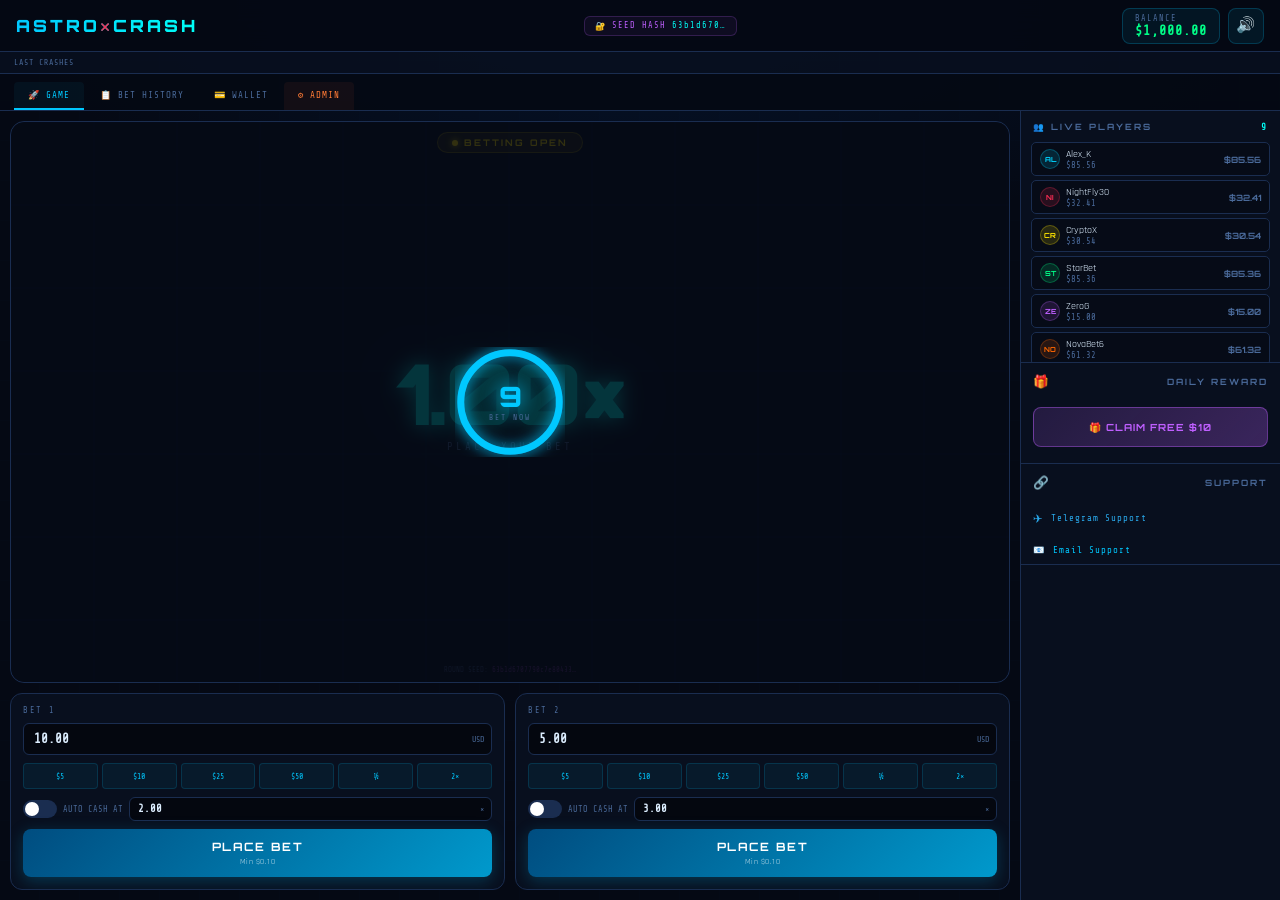
<file: index.html>
<!DOCTYPE html>
<html lang="en">
<head>
<meta charset="UTF-8">
<meta name="viewport" content="width=device-width,initial-scale=1,viewport-fit=cover">
<meta name="theme-color" content="#050914">
<title>ASTRO CRASH — Provably Fair</title>
<link href="https://fonts.googleapis.com/css2?family=Orbitron:wght@400;700;900&family=Share+Tech+Mono&family=Rajdhani:wght@300;400;600;700&display=swap" rel="stylesheet">
<style>
/* ═══════ TOKENS ═══════ */
:root{
  --bg:#050914;--panel:#080f1e;--card:#0c1628;--card2:#0f1a30;
  --b1:#1a2d50;--b2:#243d6a;--b3:#2d4f88;
  --blue:#00c8ff;--cyan:#00fff7;--green:#00ff88;
  --yellow:#ffe600;--red:#ff2d55;--purple:#bf5fff;--orange:#ff7b35;
  --txt:#ddeeff;--muted:#4a6a9a;--dim:#1c2d45;
  --glow-b:rgba(0,200,255,.35);--glow-g:rgba(0,255,136,.35);
  --glow-r:rgba(255,45,85,.45);--glow-y:rgba(255,230,0,.35);
}
*,*::before,*::after{margin:0;padding:0;box-sizing:border-box;-webkit-tap-highlight-color:transparent}
html{height:100%;font-size:14px}
body{
  min-height:100%;background:var(--bg);color:var(--txt);
  font-family:'Rajdhani',sans-serif;overflow-x:hidden;
  background-image:
    radial-gradient(ellipse 70% 40% at 50% 0%,rgba(0,80,180,.15) 0%,transparent 70%),
    repeating-linear-gradient(0deg,transparent,transparent 39px,rgba(0,60,120,.04) 40px),
    repeating-linear-gradient(90deg,transparent,transparent 39px,rgba(0,60,120,.04) 40px);
}
button{cursor:pointer;border:none;background:none;font-family:inherit}
input{font-family:'Share Tech Mono',monospace}
input[type=number]{-moz-appearance:textfield;appearance:textfield}
input[type=number]::-webkit-inner-spin-button,
input[type=number]::-webkit-outer-spin-button{-webkit-appearance:none}
input[type=range]{-webkit-appearance:none;appearance:none;width:100%;height:5px;border-radius:3px;background:var(--b2);outline:none;cursor:pointer}
input[type=range]::-webkit-slider-thumb{-webkit-appearance:none;width:16px;height:16px;border-radius:50%;background:var(--blue);box-shadow:0 0 8px var(--blue);cursor:pointer}
::-webkit-scrollbar{width:4px}
::-webkit-scrollbar-track{background:transparent}
::-webkit-scrollbar-thumb{background:var(--b2);border-radius:2px}

/* ═══════ HEADER ═══════ */
#hdr{
  position:sticky;top:0;z-index:200;
  display:flex;align-items:center;justify-content:space-between;
  padding:0 16px;height:52px;
  background:rgba(5,9,20,.97);border-bottom:1px solid var(--b1);
  backdrop-filter:blur(20px);-webkit-backdrop-filter:blur(20px);
}
.logo{
  font-family:'Orbitron',monospace;font-weight:900;
  font-size:clamp(.9rem,3.5vw,1.2rem);letter-spacing:3px;
  background:linear-gradient(90deg,var(--blue),var(--cyan));
  -webkit-background-clip:text;-webkit-text-fill-color:transparent;background-clip:text;
}
.logo em{-webkit-text-fill-color:var(--red);font-style:normal}
.hdr-mid{display:flex;align-items:center;gap:8px}
.hdr-right{display:flex;align-items:center;gap:8px}
.bal-chip{
  display:flex;align-items:center;gap:8px;
  background:rgba(0,200,255,.07);border:1px solid rgba(0,200,255,.22);
  border-radius:8px;padding:5px 12px;font-family:'Share Tech Mono',monospace;
}
.bal-lbl{font-size:.6rem;color:var(--muted);letter-spacing:1px}
.bal-val{font-size:.95rem;color:var(--green);letter-spacing:1px;font-weight:700;transition:color .3s}
.bal-val.changed{color:var(--yellow)!important}
.icon-btn{
  width:36px;height:36px;border-radius:8px;display:flex;align-items:center;justify-content:center;
  font-size:1.1rem;transition:all .2s;flex-shrink:0;
}
.icon-btn.sound-btn{background:rgba(0,200,255,.08);border:1px solid rgba(0,200,255,.2);color:var(--blue)}
.icon-btn.sound-btn.muted{background:rgba(255,45,85,.08);border-color:rgba(255,45,85,.3);color:var(--red)}
.icon-btn:hover{transform:scale(1.08)}

/* Seed hash display */
.seed-chip{
  display:flex;align-items:center;gap:6px;
  background:rgba(191,95,255,.06);border:1px solid rgba(191,95,255,.2);
  border-radius:6px;padding:4px 10px;cursor:pointer;
  font-family:'Share Tech Mono',monospace;font-size:.6rem;color:var(--purple);
  letter-spacing:1px;transition:all .2s;
}
.seed-chip:hover{background:rgba(191,95,255,.14)}
@media(max-width:600px){.seed-chip .seed-txt{display:none}}

/* ═══════ HISTORY BAR ═══════ */
#histbar{
  display:flex;align-items:center;gap:6px;
  padding:6px 14px;background:rgba(8,15,30,.9);
  border-bottom:1px solid var(--b1);overflow:hidden;
  flex-shrink:0;
}
.hist-label{font-size:.58rem;color:var(--muted);letter-spacing:1px;white-space:nowrap;flex-shrink:0;font-family:'Share Tech Mono',monospace}
.hist-pills{display:flex;gap:4px;overflow:hidden;flex:1}
.hpill{
  font-family:'Orbitron',monospace;font-size:.58rem;font-weight:700;
  padding:2px 7px;border-radius:4px;white-space:nowrap;flex-shrink:0;
  cursor:default;animation:pillIn .3s ease;
}
@keyframes pillIn{from{opacity:0;transform:scale(.8)}to{opacity:1;transform:scale(1)}}
.hpill.hi{background:rgba(0,255,136,.1);color:var(--green);border:1px solid rgba(0,255,136,.28)}
.hpill.lo{background:rgba(255,45,85,.1);color:var(--red);border:1px solid rgba(255,45,85,.28)}
.hpill.mg{background:rgba(191,95,255,.1);color:var(--purple);border:1px solid rgba(191,95,255,.35)}

/* ═══════ TABS ═══════ */
#tab-bar{
  display:flex;gap:2px;padding:8px 14px 0;
  background:rgba(5,9,20,.95);border-bottom:1px solid var(--b1);flex-shrink:0;
}
.tbar-btn{
  padding:8px 14px;font-family:'Share Tech Mono',monospace;font-size:.65rem;
  letter-spacing:1px;color:var(--muted);border-bottom:2px solid transparent;
  transition:all .2s;border-radius:4px 4px 0 0;
}
.tbar-btn.on{color:var(--blue);border-bottom-color:var(--blue);background:rgba(0,200,255,.05)}
.tbar-btn:hover:not(.on){color:var(--txt)}
/* Admin tab button — always orange, never gets .on state */
.admin-tab-btn{color:var(--orange)!important;border-bottom-color:transparent!important;background:rgba(255,107,53,.06)!important}
.admin-tab-btn:hover{color:var(--orange)!important;background:rgba(255,107,53,.14)!important;border-bottom-color:var(--orange)!important}

/* ═══════ LAYOUT ═══════ */
#app{display:flex;flex-direction:column;min-height:100vh}
#content{display:flex;flex:1;overflow:hidden;min-height:0}

/* Tab panes */
.tab-pane{display:none;flex:1;overflow:hidden;min-height:0}
.tab-pane.on{display:flex}

/* ═══════ GAME TAB ═══════ */
#game-tab{flex-direction:row;overflow:hidden}

/* ═══════ GAME MAIN (canvas + bets) ═══════ */
#game-main{flex:1;min-width:0;display:flex;flex-direction:column;padding:10px;gap:10px;overflow:hidden}

/* ═══════ CANVAS ═══════ */
#cvbox{
  position:relative;flex:1;min-height:0;
  background:var(--panel);border:1px solid var(--b1);border-radius:14px;overflow:hidden;
}
#cvs{position:absolute;top:0;left:0;width:100%;height:100%;display:block}

/* Phase badge */
#phase-badge{
  position:absolute;top:10px;left:50%;transform:translateX(-50%);
  font-family:'Orbitron',monospace;font-size:.65rem;font-weight:700;
  letter-spacing:2px;padding:4px 14px;border-radius:20px;
  display:flex;align-items:center;gap:6px;pointer-events:none;
  transition:all .3s;
}
#phase-badge.betting{background:rgba(255,230,0,.12);border:1px solid rgba(255,230,0,.3);color:var(--yellow)}
#phase-badge.starting{background:rgba(0,200,255,.12);border:1px solid rgba(0,200,255,.3);color:var(--blue)}
#phase-badge.running{background:rgba(0,255,136,.1);border:1px solid rgba(0,255,136,.3);color:var(--green)}
#phase-badge.crashed{background:rgba(255,45,85,.12);border:1px solid rgba(255,45,85,.3);color:var(--red)}
.badge-dot{width:6px;height:6px;border-radius:50%;animation:bdot 1s infinite}
.badge-dot.betting{background:var(--yellow);box-shadow:0 0 6px var(--yellow)}
.badge-dot.running{background:var(--green);box-shadow:0 0 6px var(--green)}
.badge-dot.crashed{background:var(--red);box-shadow:0 0 6px var(--red)}
@keyframes bdot{0%,100%{opacity:1}50%{opacity:.3}}

/* Multiplier */
#mult-wrap{
  position:absolute;inset:0;display:flex;flex-direction:column;
  align-items:center;justify-content:center;pointer-events:none;
}
#mult-display{
  font-family:'Orbitron',monospace;font-weight:900;
  font-size:clamp(2.5rem,10vw,6rem);line-height:1;
  color:var(--cyan);letter-spacing:-2px;
  text-shadow:0 0 20px var(--cyan),0 0 60px rgba(0,255,247,.3);
  transition:color .15s,text-shadow .15s;
}
#mult-display.crashed-state{
  color:var(--red);text-shadow:0 0 20px var(--red),0 0 60px rgba(255,45,85,.5);
  animation:shake .35s ease;
}
#mult-display.win-state{
  color:var(--green);text-shadow:0 0 20px var(--green),0 0 60px rgba(0,255,136,.5);
}
@keyframes shake{
  0%,100%{transform:none}15%{transform:translateX(-8px) rotate(-1.5deg)}
  30%{transform:translateX(8px) rotate(1.5deg)}45%{transform:translateX(-5px)}
  60%{transform:translateX(5px)}75%{transform:translateX(-2px)}
}
#mult-sub{
  font-family:'Share Tech Mono',monospace;
  font-size:clamp(.55rem,1.2vw,.75rem);color:var(--muted);
  letter-spacing:3px;margin-top:6px;text-align:center;
}

/* Countdown ring */
#countdown-wrap{
  position:absolute;inset:0;display:flex;flex-direction:column;
  align-items:center;justify-content:center;
  background:rgba(5,9,20,.82);border-radius:14px;
  z-index:5;transition:opacity .4s;pointer-events:none;
}
#countdown-wrap.gone{opacity:0}
#countdown-ring{position:relative;width:110px;height:110px}
#ring-svg{width:110px;height:110px;transform:rotate(-90deg)}
#ring-bg{fill:none;stroke:var(--b1);stroke-width:6}
#ring-fg{
  fill:none;stroke:var(--blue);stroke-width:6;
  stroke-linecap:round;stroke-dasharray:301;stroke-dashoffset:0;
  transition:stroke-dashoffset .05s linear,stroke .3s;
  filter:drop-shadow(0 0 6px var(--blue));
}
#cd-inner{
  position:absolute;inset:0;display:flex;flex-direction:column;
  align-items:center;justify-content:center;
}
#cd-num{
  font-family:'Orbitron',monospace;font-weight:900;
  font-size:2rem;color:var(--blue);
  text-shadow:0 0 20px var(--blue);line-height:1;
}
#cd-lbl{font-family:'Share Tech Mono',monospace;font-size:.55rem;color:var(--muted);letter-spacing:2px;margin-top:2px}

/* Win overlay */
#win-overlay{
  position:absolute;inset:0;display:flex;flex-direction:column;
  align-items:center;justify-content:center;
  background:radial-gradient(ellipse at center,rgba(0,255,136,.18) 0%,transparent 70%);
  z-index:6;opacity:0;pointer-events:none;transition:opacity .3s;
}
#win-overlay.show{opacity:1}
.win-text{
  font-family:'Orbitron',monospace;font-weight:900;
  font-size:clamp(1.5rem,6vw,3rem);color:var(--green);
  text-shadow:0 0 30px var(--green),0 0 80px rgba(0,255,136,.5);
  animation:winBounce .4s ease;
}
@keyframes winBounce{0%{transform:scale(.5)}60%{transform:scale(1.1)}100%{transform:scale(1)}}
.win-amount{
  font-family:'Share Tech Mono',monospace;font-size:clamp(1rem,3vw,1.8rem);
  color:var(--yellow);margin-top:6px;
  text-shadow:0 0 20px var(--yellow);
}

/* Flash */
#crash-flash{
  position:absolute;inset:0;border-radius:14px;
  background:radial-gradient(ellipse at center,rgba(255,45,85,.4) 0%,transparent 70%);
  opacity:0;pointer-events:none;
}
#crash-flash.boom{animation:flashOut .8s forwards}
@keyframes flashOut{0%{opacity:1}100%{opacity:0}}

/* Seed reveal badge */
#seed-reveal{
  position:absolute;bottom:8px;left:50%;transform:translateX(-50%);
  font-family:'Share Tech Mono',monospace;font-size:.52rem;
  color:rgba(75,110,160,.7);pointer-events:none;text-align:center;
}
#seed-reveal span{color:rgba(191,95,255,.5)}

/* ═══════ BET PANELS ═══════ */
#bet-panels{
  flex-shrink:0;display:grid;grid-template-columns:1fr 1fr;gap:10px;
}
@media(max-width:580px){#bet-panels{grid-template-columns:1fr}}

.bpanel{
  background:var(--panel);border:1px solid var(--b1);border-radius:12px;padding:12px;
  display:flex;flex-direction:column;gap:8px;position:relative;overflow:hidden;
}
.bpanel::before{
  content:'';position:absolute;top:0;left:0;right:0;height:2px;
  background:linear-gradient(90deg,transparent,var(--blue),transparent);
  opacity:0;transition:opacity .3s;
}
.bpanel.active-bet::before{opacity:1}
.bpanel-title{
  font-family:'Share Tech Mono',monospace;font-size:.6rem;color:var(--muted);
  letter-spacing:1.5px;display:flex;align-items:center;justify-content:space-between;
}
.bpanel-title .auto-lbl{color:var(--cyan);font-size:.58rem}

.bet-row{display:flex;gap:6px;align-items:center}
.bet-in-wrap{position:relative;flex:1}
.bet-in{
  width:100%;background:rgba(0,0,0,.5);border:1px solid var(--b1);
  border-radius:6px;color:var(--txt);font-size:.9rem;font-weight:700;
  padding:8px 32px 8px 10px;outline:none;transition:border-color .2s,box-shadow .2s;
  -webkit-appearance:none;
}
.bet-in:focus{border-color:var(--blue);box-shadow:0 0 0 3px rgba(0,200,255,.1)}
.bet-sfx{
  position:absolute;right:8px;top:50%;transform:translateY(-50%);
  font-family:'Share Tech Mono',monospace;font-size:.58rem;color:var(--muted);
  pointer-events:none;
}
.quick-bets{display:flex;gap:4px}
.qb{
  flex:1;background:rgba(0,200,255,.06);border:1px solid rgba(0,200,255,.15);
  color:var(--blue);font-family:'Share Tech Mono',monospace;font-size:.58rem;
  padding:4px 2px;border-radius:4px;min-height:26px;transition:all .15s;
}
.qb:hover,.qb:active{background:rgba(0,200,255,.18);border-color:var(--blue)}

.auto-row{display:flex;align-items:center;gap:6px}
.auto-toggle{
  width:34px;height:18px;border-radius:9px;background:var(--b1);position:relative;
  cursor:pointer;transition:background .2s;flex-shrink:0;border:none;
}
.auto-toggle::after{
  content:'';position:absolute;left:2px;top:2px;
  width:14px;height:14px;border-radius:50%;background:#fff;
  transition:left .2s,background .2s;
}
.auto-toggle.on{background:var(--blue)}
.auto-toggle.on::after{left:18px}

/* Action buttons */
.btn-action{
  width:100%;min-height:48px;border-radius:8px;
  font-family:'Orbitron',monospace;font-size:clamp(.68rem,1.5vw,.82rem);
  font-weight:700;letter-spacing:1.5px;
  display:flex;flex-direction:column;align-items:center;justify-content:center;gap:2px;
  transition:all .2s;position:relative;overflow:hidden;
}
.btn-action::before{
  content:'';position:absolute;inset:0;
  background:linear-gradient(90deg,transparent,rgba(255,255,255,.07),transparent);
  transform:translateX(-100%);transition:transform .4s;
}
.btn-action:not(:disabled):hover::before{transform:translateX(100%)}
.btn-action:not(:disabled):active{transform:scale(.97)}
.btn-action:disabled{opacity:.45;cursor:not-allowed;transform:none!important}
.btn-bet{background:linear-gradient(135deg,#004d80,#0099cc);color:#fff;box-shadow:0 4px 16px rgba(0,150,200,.3)}
.btn-bet:not(:disabled):hover{box-shadow:0 4px 24px rgba(0,200,255,.5)}
.btn-co{background:linear-gradient(135deg,#806000,#ffbb00);color:#000;animation:coGlow .75s infinite alternate}
@keyframes coGlow{from{box-shadow:0 4px 16px rgba(255,190,0,.4)}to{box-shadow:0 4px 36px rgba(255,190,0,.8),0 0 50px rgba(255,190,0,.2)}}
.btn-cashed{background:linear-gradient(135deg,#004d22,#00aa55);color:#fff;box-shadow:0 4px 16px rgba(0,170,80,.35)}
.btn-lost{background:linear-gradient(135deg,#4d0011,#aa002a);color:rgba(255,255,255,.7)}
.btn-wait{background:linear-gradient(135deg,#1a2840,#253a5a);color:rgba(255,255,255,.35)}
.btn-sub{font-family:'Rajdhani',sans-serif;font-size:.58rem;font-weight:400;opacity:.75;letter-spacing:.5px}

/* ═══════ SIDEBAR ═══════ */
#sidebar{
  width:260px;flex-shrink:0;display:flex;flex-direction:column;
  border-left:1px solid var(--b1);background:var(--panel);overflow:hidden;
}
@media(max-width:900px){#sidebar{display:none}}

.sb-section{flex-shrink:0;border-bottom:1px solid var(--b1)}
.sb-sec-title{
  padding:10px 12px;font-family:'Orbitron',monospace;font-size:.62rem;
  font-weight:700;letter-spacing:2px;color:var(--muted);
  display:flex;align-items:center;justify-content:space-between;
}
.sb-sec-title .icon{font-size:.9rem}

/* Live players */
#live-players{
  max-height:220px;overflow-y:auto;padding:0 10px 10px;
  display:flex;flex-direction:column;gap:4px;
}
.lp-row{
  display:flex;align-items:center;justify-content:space-between;
  padding:5px 8px;background:rgba(0,0,0,.25);border:1px solid var(--b1);
  border-radius:5px;animation:rowIn .25s ease;flex-shrink:0;
}
@keyframes rowIn{from{opacity:0;transform:translateY(-3px)}to{opacity:1;transform:none}}
.lp-left{display:flex;align-items:center;gap:6px}
.lp-av{
  width:20px;height:20px;border-radius:50%;display:flex;align-items:center;
  justify-content:center;font-size:.5rem;font-weight:700;
  font-family:'Orbitron',monospace;flex-shrink:0;
}
.lp-name{font-size:.68rem;color:var(--txt)}
.lp-amt{font-family:'Share Tech Mono',monospace;font-size:.62rem;color:var(--muted)}
.lp-result{font-family:'Orbitron',monospace;font-size:.62rem;font-weight:700}
.lp-result.w{color:var(--green)}.lp-result.l{color:var(--red)}.lp-result.p{color:var(--muted)}
.lp-row.won{border-color:rgba(0,255,136,.25);background:rgba(0,255,136,.04)}
.lp-row.lost{border-color:rgba(255,45,85,.12);opacity:.65}

/* Sidebar misc */
.sb-link-btn{
  display:flex;align-items:center;gap:8px;width:100%;
  padding:9px 12px;font-family:'Share Tech Mono',monospace;font-size:.65rem;
  color:var(--blue);letter-spacing:1px;transition:background .15s;
}
.sb-link-btn:hover{background:rgba(0,200,255,.06)}
.sb-link-btn.tg{color:#2AABEE}
.sb-link-btn.tg:hover{background:rgba(42,171,238,.06)}

/* Daily reward */
#daily-btn{
  margin:8px 12px;width:calc(100% - 24px);min-height:40px;
  border-radius:8px;font-family:'Orbitron',monospace;font-size:.7rem;
  font-weight:700;letter-spacing:1px;
  background:linear-gradient(135deg,rgba(191,95,255,.15),rgba(191,95,255,.28));
  border:1px solid rgba(191,95,255,.4);color:var(--purple);
  transition:all .2s;display:flex;align-items:center;justify-content:center;gap:6px;
}
#daily-btn:hover:not(:disabled){background:linear-gradient(135deg,rgba(191,95,255,.25),rgba(191,95,255,.4));box-shadow:0 4px 20px rgba(191,95,255,.3)}
#daily-btn:disabled{opacity:.4;cursor:not-allowed}
#daily-timer{font-size:.58rem;color:var(--muted);text-align:center;padding:0 12px 8px;font-family:'Share Tech Mono',monospace}

/* House profit (admin) */
#house-stat{
  padding:8px 12px;font-family:'Share Tech Mono',monospace;font-size:.6rem;
  color:var(--muted);display:none;
}
#house-stat.visible{display:block}
#house-stat .hp{color:var(--orange);font-family:'Orbitron',monospace;font-size:.75rem;font-weight:700}

/* ═══════ HISTORY TAB ═══════ */
#history-tab{flex-direction:column;overflow:hidden}
.hist-wrap{flex:1;overflow-y:auto;padding:10px 14px}
.hist-table{width:100%;border-collapse:collapse}
.hist-table th{
  padding:8px 10px;font-family:'Share Tech Mono',monospace;font-size:.6rem;
  color:var(--muted);letter-spacing:1px;text-align:left;
  border-bottom:1px solid var(--b1);position:sticky;top:0;
  background:var(--bg);
}
.hist-table td{
  padding:8px 10px;font-family:'Share Tech Mono',monospace;font-size:.68rem;
  border-bottom:1px solid rgba(26,45,80,.5);
}
.hist-table tr:hover td{background:rgba(0,200,255,.03)}
.hist-table .td-win{color:var(--green)}.hist-table .td-lose{color:var(--red)}
.hist-table .td-mult{font-family:'Orbitron',monospace;font-weight:700}

/* ═══════ WALLET TAB ═══════ */
#wallet-tab{flex-direction:column;overflow-y:auto;padding:16px;gap:16px}
.wallet-card{
  background:var(--card);border:1px solid var(--b1);border-radius:12px;padding:16px;
  display:flex;flex-direction:column;gap:12px;
}
.wcard-title{
  font-family:'Orbitron',monospace;font-size:.75rem;font-weight:700;
  letter-spacing:2px;color:var(--blue);display:flex;align-items:center;gap:8px;
}
.wfield{display:flex;flex-direction:column;gap:5px}
.wfield label{font-size:.62rem;color:var(--muted);letter-spacing:1px;font-family:'Share Tech Mono',monospace}
.wfield input,.wfield select{
  background:rgba(0,0,0,.5);border:1px solid var(--b1);border-radius:6px;
  color:var(--txt);font-size:.85rem;padding:9px 12px;outline:none;width:100%;
  transition:border-color .2s,box-shadow .2s;
}
.wfield input:focus,.wfield select:focus{border-color:var(--blue);box-shadow:0 0 0 3px rgba(0,200,255,.1)}
.wfield select{cursor:pointer;-webkit-appearance:none}
.w-balance-display{
  background:rgba(0,255,136,.07);border:1px solid rgba(0,255,136,.2);
  border-radius:8px;padding:12px 16px;display:flex;justify-content:space-between;align-items:center;
}
.w-balance-display .wbd-lbl{font-size:.65rem;color:var(--muted);font-family:'Share Tech Mono',monospace}
.w-balance-display .wbd-val{font-family:'Orbitron',monospace;font-size:1.2rem;font-weight:700;color:var(--green)}
.btn-w{
  padding:11px;border-radius:8px;font-family:'Orbitron',monospace;font-size:.75rem;
  font-weight:700;letter-spacing:1.5px;transition:all .2s;
}
.btn-w.wd{background:linear-gradient(135deg,rgba(255,45,85,.15),rgba(255,45,85,.3));border:1px solid rgba(255,45,85,.4);color:var(--red)}
.btn-w.wd:hover{background:linear-gradient(135deg,rgba(255,45,85,.25),rgba(255,45,85,.45));box-shadow:0 4px 20px rgba(255,45,85,.25)}
.btn-w.dep{background:linear-gradient(135deg,rgba(0,255,136,.12),rgba(0,255,136,.25));border:1px solid rgba(0,255,136,.35);color:var(--green)}
.btn-w.dep:hover{background:linear-gradient(135deg,rgba(0,255,136,.22),rgba(0,255,136,.38));box-shadow:0 4px 20px rgba(0,255,136,.25)}

/* ═══════ ADMIN OVERLAY ═══════ */
#admin-overlay{
  display:none;position:fixed;inset:0;z-index:999;
  background:rgba(0,0,0,.78);backdrop-filter:blur(10px);-webkit-backdrop-filter:blur(10px);
  align-items:center;justify-content:center;padding:12px;
}
#admin-overlay.show{display:flex}
#admin-panel{
  background:linear-gradient(145deg,rgba(8,15,30,.98),rgba(12,22,42,.98));
  border:1px solid rgba(255,107,53,.35);border-radius:18px;
  width:min(520px,96vw);max-height:92vh;overflow-y:auto;
  box-shadow:0 0 60px rgba(255,107,53,.12),0 0 120px rgba(255,107,53,.05),inset 0 1px 0 rgba(255,255,255,.04);
}
#admin-panel::-webkit-scrollbar{width:3px}
#admin-panel::-webkit-scrollbar-thumb{background:rgba(255,107,53,.3);border-radius:2px}

/* Admin header */
.adm-hdr{
  display:flex;align-items:center;justify-content:space-between;
  padding:16px 20px 12px;border-bottom:1px solid rgba(255,107,53,.18);
  position:sticky;top:0;background:rgba(8,15,30,.97);border-radius:18px 18px 0 0;z-index:1;
}
.adm-logo{display:flex;align-items:center;gap:10px}
.adm-icon{font-size:1.3rem}
.adm-title{
  font-family:'Orbitron',monospace;font-weight:900;font-size:.95rem;
  letter-spacing:2px;color:var(--orange);
}
.adm-subtitle{font-size:.58rem;color:var(--muted);letter-spacing:1px;font-family:'Share Tech Mono',monospace;margin-top:1px}
.adm-close{
  width:30px;height:30px;border-radius:8px;
  background:rgba(255,45,85,.12);border:1px solid rgba(255,45,85,.28);
  color:var(--red);display:flex;align-items:center;justify-content:center;
  font-size:.9rem;transition:all .2s;flex-shrink:0;
}
.adm-close:hover{background:rgba(255,45,85,.25);box-shadow:0 0 12px rgba(255,45,85,.2)}

/* Admin body */
.adm-body{padding:16px 20px 20px;display:flex;flex-direction:column;gap:14px}

/* Section */
.adm-sec{
  background:rgba(0,0,0,.28);border:1px solid rgba(255,255,255,.05);
  border-radius:12px;overflow:hidden;
}
.adm-sec-title{
  padding:9px 14px;
  background:rgba(255,107,53,.06);border-bottom:1px solid rgba(255,107,53,.12);
  font-family:'Orbitron',monospace;font-size:.65rem;font-weight:700;
  letter-spacing:2px;color:rgba(255,107,53,.9);
  display:flex;align-items:center;gap:7px;
}
.adm-sec-body{padding:14px;display:flex;flex-direction:column;gap:12px}

/* Stats grid */
.adm-stats{display:grid;grid-template-columns:repeat(4,1fr);gap:8px}
@media(max-width:440px){.adm-stats{grid-template-columns:1fr 1fr}}
.adm-stat{
  background:rgba(0,0,0,.35);border:1px solid var(--b1);
  border-radius:8px;padding:10px 8px;text-align:center;
}
.adm-stat .av{font-family:'Orbitron',monospace;font-size:.88rem;font-weight:700;color:var(--cyan)}
.adm-stat .al{font-size:.54rem;color:var(--muted);margin-top:3px;letter-spacing:.8px;font-family:'Share Tech Mono',monospace}

/* Speed presets */
.adm-speed-grid{display:grid;grid-template-columns:repeat(4,1fr);gap:6px}
@media(max-width:380px){.adm-speed-grid{grid-template-columns:1fr 1fr}}
.spd-card{
  padding:9px 6px;border-radius:8px;border:1px solid var(--b1);
  background:rgba(0,0,0,.3);cursor:pointer;text-align:center;
  transition:all .2s;
}
.spd-card:hover{border-color:rgba(0,200,255,.3);background:rgba(0,200,255,.06)}
.spd-card.active{border-color:var(--blue);background:rgba(0,200,255,.1);box-shadow:0 0 14px rgba(0,200,255,.15)}
.spd-card-name{font-family:'Orbitron',monospace;font-size:.65rem;font-weight:700;color:var(--txt)}
.spd-card-lbl{font-size:.55rem;color:var(--muted);margin-top:3px;font-family:'Share Tech Mono',monospace}

/* Slider */
.adm-slider-row{display:flex;flex-direction:column;gap:6px}
.adm-slider-labels{display:flex;justify-content:space-between;align-items:center}
.adm-slider-name{font-family:'Share Tech Mono',monospace;font-size:.62rem;color:var(--muted);letter-spacing:1px}
.adm-slider-val{font-family:'Orbitron',monospace;font-size:.82rem;font-weight:700;color:var(--blue)}
input[type=range].adm-slider{background:linear-gradient(90deg,var(--blue),var(--cyan))}

/* Force crash */
.fc-row{display:flex;gap:8px;align-items:stretch;flex-wrap:wrap}
.fc-in{
  flex:1;min-width:100px;background:rgba(0,0,0,.5);border:1px solid var(--b1);
  border-radius:8px;color:var(--txt);font-family:'Orbitron',monospace;
  font-size:.9rem;font-weight:700;padding:9px 12px;outline:none;
  transition:border-color .2s,box-shadow .2s;-webkit-appearance:none;
}
.fc-in:focus{border-color:var(--orange);box-shadow:0 0 0 3px rgba(255,107,53,.1)}
.fc-in::placeholder{color:var(--muted);font-size:.75rem;font-weight:400}
.adm-btn{
  padding:9px 14px;border-radius:8px;font-family:'Orbitron',monospace;
  font-size:.68rem;font-weight:700;letter-spacing:1px;transition:all .2s;white-space:nowrap;
}
.adm-btn.orange{background:rgba(255,107,53,.15);border:1px solid rgba(255,107,53,.4);color:var(--orange)}
.adm-btn.orange:hover{background:rgba(255,107,53,.28);box-shadow:0 4px 14px rgba(255,107,53,.2)}
.adm-btn.red{background:rgba(255,45,85,.15);border:1px solid rgba(255,45,85,.4);color:var(--red)}
.adm-btn.red:hover{background:rgba(255,45,85,.28);box-shadow:0 4px 14px rgba(255,45,85,.25)}
.adm-btn.green{background:rgba(0,255,136,.1);border:1px solid rgba(0,255,136,.3);color:var(--green)}
.adm-btn.green:hover{background:rgba(0,255,136,.2);box-shadow:0 4px 14px rgba(0,255,136,.2)}
.adm-btn:disabled{opacity:.35;cursor:not-allowed;transform:none!important}
.adm-btn:not(:disabled):active{transform:scale(.96)}

/* Balance editor */
.bal-edit-row{display:flex;gap:8px;align-items:center;flex-wrap:wrap}
.bal-presets{display:flex;gap:5px;flex-wrap:wrap}
.bp-btn{
  padding:5px 9px;border-radius:5px;font-family:'Share Tech Mono',monospace;
  font-size:.62rem;background:rgba(0,255,136,.07);border:1px solid rgba(0,255,136,.18);
  color:var(--green);transition:all .15s;
}
.bp-btn:hover{background:rgba(0,255,136,.18);border-color:var(--green)}

/* Force status badge */
.fc-status{
  padding:7px 12px;border-radius:6px;font-family:'Share Tech Mono',monospace;
  font-size:.62rem;letter-spacing:1px;display:none;
}
.fc-status.on{display:block;background:rgba(255,107,53,.1);border:1px solid rgba(255,107,53,.3);color:var(--orange)}
.fc-status.cleared{display:block;background:rgba(0,255,136,.08);border:1px solid rgba(0,255,136,.25);color:var(--green)}

/* big crash btn */
.btn-force-crash{
  width:100%;padding:13px;border-radius:10px;font-family:'Orbitron',monospace;
  font-size:.82rem;font-weight:700;letter-spacing:2px;
  background:linear-gradient(135deg,rgba(255,45,85,.2),rgba(255,45,85,.38));
  border:1px solid rgba(255,45,85,.5);color:var(--red);
  transition:all .2s;
}
.btn-force-crash:hover:not(:disabled){background:linear-gradient(135deg,rgba(255,45,85,.35),rgba(255,45,85,.55));box-shadow:0 4px 22px rgba(255,45,85,.3)}
.btn-force-crash:disabled{opacity:.35;cursor:not-allowed}

/* ═══════ PROBABILITY CONTROL ═══════ */
.prob-grid{display:grid;grid-template-columns:1fr;gap:10px}
.prob-row{
  background:rgba(0,0,0,.3);border:1px solid var(--b1);
  border-radius:10px;padding:12px 14px;display:flex;flex-direction:column;gap:8px;
  transition:border-color .2s;
}
.prob-row:hover{border-color:rgba(255,255,255,.1)}
.prob-row-header{display:flex;align-items:center;justify-content:space-between;gap:8px}
.prob-range-badge{
  font-family:'Orbitron',monospace;font-size:.68rem;font-weight:700;
  padding:3px 9px;border-radius:4px;white-space:nowrap;
}
.prob-pct-display{
  font-family:'Orbitron',monospace;font-size:.9rem;font-weight:700;
  min-width:42px;text-align:right;transition:color .2s;
}
.prob-slider-wrap{display:flex;align-items:center;gap:10px}
.prob-slider{
  flex:1;height:6px;border-radius:3px;cursor:pointer;
  -webkit-appearance:none;appearance:none;outline:none;
  transition:opacity .2s;
}
.prob-slider::-webkit-slider-thumb{
  -webkit-appearance:none;width:18px;height:18px;border-radius:50%;
  cursor:pointer;box-shadow:0 0 8px currentColor;transition:transform .15s;
}
.prob-slider::-webkit-slider-thumb:hover{transform:scale(1.2)}
.prob-slider::-moz-range-thumb{
  width:18px;height:18px;border-radius:50%;border:none;
  cursor:pointer;
}
.prob-num-in{
  width:52px;background:rgba(0,0,0,.5);border:1px solid var(--b1);
  border-radius:5px;color:var(--txt);font-family:'Orbitron',monospace;
  font-size:.72rem;font-weight:700;padding:5px 6px;outline:none;
  text-align:center;-webkit-appearance:none;transition:border-color .2s;
}
.prob-num-in:focus{border-color:var(--blue);box-shadow:0 0 0 2px rgba(0,200,255,.1)}
.prob-desc{font-size:.58rem;color:var(--muted);font-family:'Share Tech Mono',monospace;letter-spacing:.5px}

/* Total bar */
.prob-total-bar-wrap{
  background:rgba(0,0,0,.4);border:1px solid var(--b1);
  border-radius:8px;padding:10px 14px;
}
.prob-total-header{display:flex;justify-content:space-between;align-items:center;margin-bottom:7px}
.prob-total-lbl{font-family:'Share Tech Mono',monospace;font-size:.62rem;color:var(--muted);letter-spacing:1px}
.prob-total-val{font-family:'Orbitron',monospace;font-size:.95rem;font-weight:700;transition:color .2s}
.prob-total-val.ok{color:var(--green);text-shadow:0 0 8px rgba(0,255,136,.4)}
.prob-total-val.warn{color:var(--yellow);text-shadow:0 0 8px rgba(255,230,0,.4)}
.prob-total-val.over{color:var(--red);text-shadow:0 0 8px rgba(255,45,85,.4)}
.prob-bar-track{height:8px;background:var(--b1);border-radius:4px;overflow:hidden;display:flex;gap:1px}
.prob-bar-seg{height:100%;transition:width .3s ease,background .3s}
.prob-bar-seg:first-child{border-radius:4px 0 0 4px}
.prob-bar-seg:last-child{border-radius:0 4px 4px 0}
.prob-reset-row{display:flex;gap:6px;margin-top:10px;flex-wrap:wrap}
.prob-preset-btn{
  padding:5px 10px;border-radius:5px;font-family:'Share Tech Mono',monospace;
  font-size:.6rem;background:rgba(191,95,255,.08);border:1px solid rgba(191,95,255,.22);
  color:var(--purple);transition:all .15s;
}
.prob-preset-btn:hover{background:rgba(191,95,255,.2);border-color:var(--purple)}
#seed-modal{
  display:none;position:fixed;inset:0;z-index:998;
  background:rgba(0,0,0,.8);backdrop-filter:blur(6px);-webkit-backdrop-filter:blur(6px);
  align-items:center;justify-content:center;padding:16px;
}
#seed-modal.show{display:flex}
.seed-card{
  background:var(--card);border:1px solid rgba(191,95,255,.35);border-radius:14px;
  padding:20px;width:min(480px,100%);box-shadow:0 0 40px rgba(191,95,255,.1);
}
.seed-title{font-family:'Orbitron',monospace;font-size:.85rem;font-weight:700;letter-spacing:2px;color:var(--purple);margin-bottom:12px}
.seed-row{margin-bottom:10px}
.seed-row label{display:block;font-size:.58rem;color:var(--muted);letter-spacing:1px;margin-bottom:4px;font-family:'Share Tech Mono',monospace}
.seed-val{
  background:rgba(0,0,0,.5);border:1px solid var(--b1);border-radius:6px;
  padding:8px 10px;font-family:'Share Tech Mono',monospace;font-size:.68rem;
  color:var(--cyan);word-break:break-all;line-height:1.5;
}
.seed-note{font-size:.62rem;color:var(--muted);margin-top:10px;line-height:1.5}
.btn-seed-close{
  margin-top:12px;width:100%;padding:10px;border-radius:8px;
  font-family:'Orbitron',monospace;font-size:.72rem;font-weight:700;letter-spacing:1px;
  background:rgba(191,95,255,.15);border:1px solid rgba(191,95,255,.3);color:var(--purple);
  transition:all .2s;
}
.btn-seed-close:hover{background:rgba(191,95,255,.25)}

/* ═══════ TOAST ═══════ */
#toast{
  position:fixed;bottom:calc(20px + env(safe-area-inset-bottom,0px));left:50%;
  transform:translateX(-50%) translateY(12px);
  padding:10px 18px;border-radius:8px;
  font-family:'Orbitron',monospace;font-size:clamp(.65rem,1.5vw,.78rem);font-weight:700;
  letter-spacing:1px;opacity:0;pointer-events:none;transition:all .3s;z-index:9999;
  white-space:nowrap;max-width:calc(100vw - 32px);text-align:center;
}
#toast.show{opacity:1;transform:translateX(-50%) translateY(0)}
#toast.win{background:rgba(0,255,136,.13);border:1px solid var(--green);color:var(--green);box-shadow:0 0 25px rgba(0,255,136,.25)}
#toast.lose{background:rgba(255,45,85,.13);border:1px solid var(--red);color:var(--red);box-shadow:0 0 25px rgba(255,45,85,.25)}
#toast.info{background:rgba(0,200,255,.13);border:1px solid var(--blue);color:var(--blue);box-shadow:0 0 25px rgba(0,200,255,.2)}
#toast.purple{background:rgba(191,95,255,.13);border:1px solid var(--purple);color:var(--purple);box-shadow:0 0 25px rgba(191,95,255,.2)}

/* ═══════ RATE LIMIT OVERLAY ON BTN ═══════ */
.btn-rl-overlay{
  position:absolute;inset:0;border-radius:8px;
  background:rgba(0,0,0,.5);display:flex;align-items:center;justify-content:center;
  font-family:'Share Tech Mono',monospace;font-size:.7rem;color:var(--muted);
}

/* ═══════ MISC ═══════ */
@keyframes screenShake{
  0%,100%{transform:none}10%{transform:translate(-5px,-3px) rotate(-1deg)}
  20%{transform:translate(5px,3px) rotate(1deg)}30%{transform:translate(-4px,2px)}
  40%{transform:translate(4px,-2px)}50%{transform:translate(-2px,1px)}
  60%{transform:translate(2px,-1px)}
}
.screen-shake{animation:screenShake .45s ease}

@media(max-width:680px){
  #hdr{padding:0 10px;height:46px}
  #game-main{padding:7px;gap:7px}
  #bet-panels{gap:7px}
  .bpanel{padding:9px}
}
@media(max-width:400px){
  #bet-panels{grid-template-columns:1fr}
}
</style>
</head>
<body>
<div id="app">

<!-- ═══ HEADER ═══ -->
<div id="hdr">
  <div class="logo">ASTRO<em>✕</em>CRASH</div>
  <div class="hdr-mid">
    <div class="seed-chip" onclick="openSeedModal()">
      <span>🔐</span>
      <span class="seed-txt">SEED HASH</span>
      <span id="seed-short" style="color:var(--cyan)">—</span>
    </div>
  </div>
  <div class="hdr-right">
    <div class="bal-chip">
      <div>
        <div class="bal-lbl">BALANCE</div>
        <div class="bal-val" id="bal-display">$1,000.00</div>
      </div>
    </div>
    <button class="icon-btn sound-btn" id="sound-btn" onclick="toggleSound()" title="Toggle Sound">🔊</button>
  </div>
</div>

<!-- ═══ HISTORY BAR ═══ -->
<div id="histbar">
  <span class="hist-label">LAST CRASHES</span>
  <div class="hist-pills" id="hist-pills"></div>
</div>

<!-- ═══ TAB BAR ═══ -->
<div id="tab-bar">
  <button class="tbar-btn on" onclick="switchTab('game',this)">🚀 GAME</button>
  <button class="tbar-btn" onclick="switchTab('history',this)">📋 BET HISTORY</button>
  <button class="tbar-btn" onclick="switchTab('wallet',this)">💳 WALLET</button>
  <button class="tbar-btn admin-tab-btn" onclick="openAdmin()" id="admin-tab-trigger">⚙ ADMIN</button>
</div>

<div id="content">

<!-- ═══ GAME TAB ═══ -->
<div class="tab-pane on" id="game-tab">

  <div id="game-main">

    <!-- Canvas -->
    <div id="cvbox">
      <canvas id="cvs"></canvas>

      <!-- Phase badge -->
      <div id="phase-badge" class="betting">
        <span class="badge-dot betting" id="badge-dot"></span>
        <span id="badge-txt">BETTING OPEN</span>
      </div>

      <!-- Multiplier -->
      <div id="mult-wrap">
        <div id="mult-display">1.00x</div>
        <div id="mult-sub">PLACE YOUR BET</div>
      </div>

      <!-- Countdown ring -->
      <div id="countdown-wrap">
        <div id="countdown-ring">
          <svg id="ring-svg" viewBox="0 0 96 96">
            <circle id="ring-bg" cx="48" cy="48" r="43"/>
            <circle id="ring-fg" cx="48" cy="48" r="43" stroke-dasharray="270" stroke-dashoffset="0"/>
          </svg>
          <div id="cd-inner">
            <div id="cd-num">10</div>
            <div id="cd-lbl">BET NOW</div>
          </div>
        </div>
        <div style="margin-top:10px;font-family:'Share Tech Mono',monospace;font-size:.6rem;color:var(--muted);letter-spacing:2px" id="starting-txt" style="display:none">STARTING…</div>
      </div>

      <!-- Win overlay -->
      <div id="win-overlay">
        <div class="win-text">CASHED OUT!</div>
        <div class="win-amount" id="win-amount-txt">+$0.00</div>
      </div>

      <!-- Crash flash -->
      <div id="crash-flash"></div>

      <!-- Seed label -->
      <div id="seed-reveal">ROUND SEED: <span id="seed-full-display">—</span></div>
    </div>

    <!-- Bet Panels -->
    <div id="bet-panels">

      <!-- Panel 1 -->
      <div class="bpanel" id="bp1">
        <div class="bpanel-title">
          <span>BET 1</span>
          <span class="auto-lbl" id="bp1-auto-status"></span>
        </div>
        <div class="bet-row">
          <div class="bet-in-wrap">
            <input class="bet-in" id="bp1-amt" type="number" value="10.00" min="0.10" step="0.10" placeholder="0.00" inputmode="decimal">
            <span class="bet-sfx">USD</span>
          </div>
        </div>
        <div class="quick-bets">
          <button class="qb" onclick="qb(1,5)">$5</button>
          <button class="qb" onclick="qb(1,10)">$10</button>
          <button class="qb" onclick="qb(1,25)">$25</button>
          <button class="qb" onclick="qb(1,50)">$50</button>
          <button class="qb" onclick="qbHalf(1)">½</button>
          <button class="qb" onclick="qbDouble(1)">2×</button>
        </div>
        <div class="auto-row">
          <button class="auto-toggle" id="at1" onclick="toggleAuto(1)"></button>
          <span style="font-size:.6rem;color:var(--muted);font-family:'Share Tech Mono',monospace">AUTO CASH AT</span>
          <div class="bet-in-wrap" style="flex:1">
            <input class="bet-in" id="bp1-auto" type="number" value="2.00" min="1.10" step="0.10" style="padding:5px 28px 5px 8px;font-size:.75rem" inputmode="decimal">
            <span class="bet-sfx">×</span>
          </div>
        </div>
        <button class="btn-action btn-bet" id="bp1-btn" onclick="betAction(1)">
          <span id="bp1-main">PLACE BET</span>
          <span class="btn-sub" id="bp1-sub">Min $0.10</span>
        </button>
      </div>

      <!-- Panel 2 -->
      <div class="bpanel" id="bp2">
        <div class="bpanel-title">
          <span>BET 2</span>
          <span class="auto-lbl" id="bp2-auto-status"></span>
        </div>
        <div class="bet-row">
          <div class="bet-in-wrap">
            <input class="bet-in" id="bp2-amt" type="number" value="5.00" min="0.10" step="0.10" placeholder="0.00" inputmode="decimal">
            <span class="bet-sfx">USD</span>
          </div>
        </div>
        <div class="quick-bets">
          <button class="qb" onclick="qb(2,5)">$5</button>
          <button class="qb" onclick="qb(2,10)">$10</button>
          <button class="qb" onclick="qb(2,25)">$25</button>
          <button class="qb" onclick="qb(2,50)">$50</button>
          <button class="qb" onclick="qbHalf(2)">½</button>
          <button class="qb" onclick="qbDouble(2)">2×</button>
        </div>
        <div class="auto-row">
          <button class="auto-toggle" id="at2" onclick="toggleAuto(2)"></button>
          <span style="font-size:.6rem;color:var(--muted);font-family:'Share Tech Mono',monospace">AUTO CASH AT</span>
          <div class="bet-in-wrap" style="flex:1">
            <input class="bet-in" id="bp2-auto" type="number" value="3.00" min="1.10" step="0.10" style="padding:5px 28px 5px 8px;font-size:.75rem" inputmode="decimal">
            <span class="bet-sfx">×</span>
          </div>
        </div>
        <button class="btn-action btn-bet" id="bp2-btn" onclick="betAction(2)">
          <span id="bp2-main">PLACE BET</span>
          <span class="btn-sub" id="bp2-sub">Min $0.10</span>
        </button>
      </div>

    </div><!-- /bet-panels -->

  </div><!-- /game-main -->

  <!-- Sidebar -->
  <div id="sidebar">

    <div class="sb-section">
      <div class="sb-sec-title"><span>👥 LIVE PLAYERS</span><span id="player-count" style="font-family:'Share Tech Mono',monospace;font-size:.65rem;color:var(--cyan)">0</span></div>
      <div id="live-players"></div>
    </div>

    <div class="sb-section" style="flex-shrink:0">
      <div class="sb-sec-title"><span class="icon">🎁</span> DAILY REWARD</div>
      <button id="daily-btn" onclick="claimDaily()">🎁 CLAIM FREE $10</button>
      <div id="daily-timer"></div>
    </div>

    <div class="sb-section" style="flex-shrink:0">
      <div class="sb-sec-title"><span class="icon">🔗</span> SUPPORT</div>
      <button class="sb-link-btn tg" onclick="window.open('https://t.me/astrocrash_support','_blank')">
        <span style="font-size:1.1rem">✈</span> Telegram Support
      </button>
      <button class="sb-link-btn" onclick="window.open('mailto:support@astrocrash.io','_blank')">
        <span>📧</span> Email Support
      </button>
    </div>

    <div style="flex:1"></div>
    <div id="house-stat">HOUSE PROFIT: <span class="hp" id="house-val">$0.00</span></div>

  </div>

</div><!-- /game-tab -->

<!-- ═══ HISTORY TAB ═══ -->
<div class="tab-pane" id="history-tab">
  <div class="hist-wrap">
    <table class="hist-table">
      <thead>
        <tr>
          <th>#</th><th>BET</th><th>MULTIPLIER</th><th>PROFIT</th><th>RESULT</th>
        </tr>
      </thead>
      <tbody id="hist-body"></tbody>
    </table>
    <div id="hist-empty" style="text-align:center;padding:40px;color:var(--muted);font-family:'Share Tech Mono',monospace;font-size:.7rem">No bets yet. Place your first bet!</div>
  </div>
</div>

<!-- ═══ WALLET TAB ═══ -->
<div class="tab-pane" id="wallet-tab">

  <div class="wallet-card">
    <div class="wcard-title">💰 ACCOUNT BALANCE</div>
    <div class="w-balance-display">
      <div>
        <div class="wbd-lbl">AVAILABLE BALANCE</div>
        <div class="wbd-val" id="w-bal">$1,000.00</div>
      </div>
      <div style="text-align:right">
        <div class="wbd-lbl">TOTAL DEPOSITED</div>
        <div style="font-family:'Share Tech Mono',monospace;font-size:.85rem;color:var(--cyan)" id="w-total-dep">$1,000.00</div>
      </div>
    </div>
  </div>

  <div class="wallet-card">
    <div class="wcard-title">📤 WITHDRAW (USDT)</div>
    <div class="wfield">
      <label>USDT WALLET ADDRESS (TRC-20)</label>
      <input type="text" id="wd-address" placeholder="T...">
    </div>
    <div class="wfield">
      <label>AMOUNT (USD)</label>
      <input type="number" id="wd-amount" placeholder="Minimum $10.00" min="10">
    </div>
    <div class="wfield">
      <label>NETWORK</label>
      <select id="wd-network">
        <option>TRC-20 (TRON)</option>
        <option>ERC-20 (Ethereum)</option>
        <option>BEP-20 (BSC)</option>
      </select>
    </div>
    <button class="btn-w wd" onclick="submitWithdraw()">SUBMIT WITHDRAWAL</button>
    <div style="font-size:.6rem;color:var(--muted);font-family:'Share Tech Mono',monospace;line-height:1.6;margin-top:4px">
      ⚠ Processing time: 1-24 hours | Min withdrawal: $10.00 | Fee: 1%
    </div>
  </div>

  <div class="wallet-card">
    <div class="wcard-title">📥 DEPOSIT</div>
    <div class="wfield"><label>YOUR DEPOSIT ADDRESS (TRC-20)</label>
      <div class="seed-val" style="cursor:pointer" onclick="copyDepAddr()" id="dep-addr">TXxxxxxxxxxxxxxxxxxxxxxxxxxxxx</div>
    </div>
    <button class="btn-w dep" onclick="copyDepAddr()">📋 COPY ADDRESS</button>
    <div style="font-size:.6rem;color:var(--muted);font-family:'Share Tech Mono',monospace;line-height:1.6;margin-top:4px">
      Send only USDT (TRC-20) to this address. Minimum deposit: $5.00
    </div>
  </div>

</div><!-- /wallet-tab -->

</div><!-- /content -->

</div><!-- /app -->

<!-- Modals -->
<!-- ═══ ADMIN PANEL (Shift+A) ═══ -->
<div id="admin-overlay">
  <div id="admin-panel">

    <!-- Header -->
    <div class="adm-hdr">
      <div class="adm-logo">
        <span class="adm-icon">⚙</span>
        <div>
          <div class="adm-title">ADMIN CONTROL PANEL</div>
          <div class="adm-subtitle">SHIFT+A TO TOGGLE • ESC TO CLOSE</div>
        </div>
      </div>
      <button class="adm-close" onclick="closeAdmin()">✕</button>
    </div>

    <div class="adm-body">

      <!-- Live Stats -->
      <div class="adm-sec">
        <div class="adm-sec-title"><span>📊</span> SESSION HOUSE STATS</div>
        <div class="adm-sec-body">
          <div class="adm-stats">
            <div class="adm-stat"><div class="av" id="adm-round">0</div><div class="al">ROUND #</div></div>
            <div class="adm-stat"><div class="av" id="adm-mult" style="color:var(--cyan)">1.00×</div><div class="al">MULTIPLIER</div></div>
            <div class="adm-stat"><div class="av" id="adm-total-bets" style="color:var(--yellow)">$0.00</div><div class="al">TOTAL BETS</div></div>
            <div class="adm-stat"><div class="av" id="adm-profit" style="color:var(--orange)">$0.00</div><div class="al">HOUSE PROFIT</div></div>
          </div>
          <div style="font-size:.62rem;color:var(--muted);font-family:'Share Tech Mono',monospace;background:rgba(0,0,0,.25);border-radius:6px;padding:8px 10px;line-height:1.6">
            Next round crash point: <span style="color:var(--red);font-family:'Orbitron',monospace;font-size:.75rem" id="adm-crash-pt">—</span>
            &nbsp;&nbsp;|&nbsp;&nbsp; Speed: <span style="color:var(--blue);font-family:'Orbitron',monospace" id="adm-speed-name">NORMAL</span>
          </div>
        </div>
      </div>

      <!-- Growth Speed -->
      <div class="adm-sec">
        <div class="adm-sec-title"><span>🚀</span> MULTIPLIER GROWTH SPEED</div>
        <div class="adm-sec-body">
          <div style="font-size:.6rem;color:var(--muted);font-family:'Share Tech Mono',monospace">
            Controls how fast the multiplier rises. Changes take effect next round.
          </div>
          <div class="adm-speed-grid" id="spd-presets">
            <div class="spd-card" data-growth="0.000035" onclick="selectSpeed(this)">
              <div class="spd-card-name">🐢 SLOW</div>
              <div class="spd-card-lbl">~3min to 2×</div>
            </div>
            <div class="spd-card active" data-growth="0.00008" onclick="selectSpeed(this)">
              <div class="spd-card-name">🚀 NORMAL</div>
              <div class="spd-card-lbl">~90s to 2×</div>
            </div>
            <div class="spd-card" data-growth="0.00022" onclick="selectSpeed(this)">
              <div class="spd-card-name">⚡ FAST</div>
              <div class="spd-card-lbl">~30s to 2×</div>
            </div>
            <div class="spd-card" data-growth="0.00060" onclick="selectSpeed(this)">
              <div class="spd-card-name">💀 INSANE</div>
              <div class="spd-card-lbl">~10s to 2×</div>
            </div>
          </div>
          <div class="adm-slider-row">
            <div class="adm-slider-labels">
              <span class="adm-slider-name">FINE TUNE GROWTH RATE</span>
              <span class="adm-slider-val" id="spd-val-display">0.00008</span>
            </div>
            <input type="range" class="adm-slider" id="spd-slider"
              min="5" max="200" step="1" value="40"
              oninput="onSpdSlider(this.value)">
            <div style="display:flex;justify-content:space-between;font-family:'Share Tech Mono',monospace;font-size:.52rem;color:var(--muted)">
              <span>🐢 SLOW</span><span>NORMAL</span><span>⚡ FAST</span><span>💀 INSANE</span>
            </div>
          </div>
        </div>
      </div>

      <!-- Force Crash -->
      <div class="adm-sec">
        <div class="adm-sec-title"><span>⚡</span> FORCE CRASH CONTROL</div>
        <div class="adm-sec-body">

          <!-- Instant 1.00x crash -->
          <div>
            <div style="font-size:.6rem;color:var(--muted);font-family:'Share Tech Mono',monospace;margin-bottom:8px">
              INSTANT CRASH — Forces the very next round to crash at <strong style="color:var(--red)">1.00×</strong>
            </div>
            <button class="btn-force-crash" id="adm-instant-btn" onclick="adminInstantCrash()">
              💥 SET NEXT ROUND → INSTANT 1.00× CRASH
            </button>
          </div>

          <!-- Custom crash point -->
          <div>
            <div style="font-size:.6rem;color:var(--muted);font-family:'Share Tech Mono',monospace;margin-bottom:8px">
              CUSTOM CRASH POINT — Overrides next round's crash to exact value
            </div>
            <div class="fc-row">
              <input class="fc-in" id="fc-input" type="number" placeholder="e.g. 2.50" min="1.00" step="0.01" inputmode="decimal">
              <button class="adm-btn orange" onclick="setForceCrash()">SET NEXT</button>
              <button class="adm-btn green" onclick="clearForceCrash()">CLEAR</button>
            </div>
            <div id="fc-status" class="fc-status"></div>
            <!-- Quick values -->
            <div style="display:flex;gap:5px;flex-wrap:wrap;margin-top:8px">
              <button class="adm-btn red" onclick="fcQuick(1.00)" style="font-size:.6rem;padding:5px 8px">1.00×</button>
              <button class="adm-btn orange" onclick="fcQuick(1.50)" style="font-size:.6rem;padding:5px 8px">1.50×</button>
              <button class="adm-btn orange" onclick="fcQuick(2.00)" style="font-size:.6rem;padding:5px 8px">2.00×</button>
              <button class="adm-btn orange" onclick="fcQuick(3.00)" style="font-size:.6rem;padding:5px 8px">3.00×</button>
              <button class="adm-btn green" onclick="fcQuick(5.00)" style="font-size:.6rem;padding:5px 8px">5.00×</button>
              <button class="adm-btn green" onclick="fcQuick(10.00)" style="font-size:.6rem;padding:5px 8px">10.0×</button>
              <button class="adm-btn green" onclick="fcQuick(50.00)" style="font-size:.6rem;padding:5px 8px">50×</button>
              <button class="adm-btn green" onclick="fcQuick(100.00)" style="font-size:.6rem;padding:5px 8px">100×</button>
            </div>
          </div>

          <!-- Instant force during live round -->
          <div>
            <div style="font-size:.6rem;color:var(--muted);font-family:'Share Tech Mono',monospace;margin-bottom:8px">
              CRASH NOW — Immediately crash the currently running round
            </div>
            <button class="adm-btn red" id="adm-crash-now-btn" style="width:100%;padding:10px;font-size:.72rem" onclick="adminCrashNow()">
              💥 CRASH CURRENT ROUND NOW
            </button>
          </div>

        </div>
      </div>

      <!-- Balance Editor -->
      <div class="adm-sec">
        <div class="adm-sec-title"><span>💰</span> BALANCE EDITOR</div>
        <div class="adm-sec-body">
          <div style="display:flex;justify-content:space-between;align-items:center;background:rgba(0,255,136,.06);border:1px solid rgba(0,255,136,.15);border-radius:8px;padding:10px 14px">
            <div>
              <div style="font-size:.58rem;color:var(--muted);font-family:'Share Tech Mono',monospace">CURRENT BALANCE</div>
              <div style="font-family:'Orbitron',monospace;font-size:1.1rem;font-weight:700;color:var(--green)" id="adm-bal-display">$1,000.00</div>
            </div>
            <div style="font-size:1.5rem">💵</div>
          </div>

          <!-- Quick presets -->
          <div>
            <div style="font-size:.58rem;color:var(--muted);font-family:'Share Tech Mono',monospace;margin-bottom:6px">QUICK SET</div>
            <div class="bal-presets">
              <button class="bp-btn" onclick="adminSetBal(100)">$100</button>
              <button class="bp-btn" onclick="adminSetBal(500)">$500</button>
              <button class="bp-btn" onclick="adminSetBal(1000)">$1K</button>
              <button class="bp-btn" onclick="adminSetBal(5000)">$5K</button>
              <button class="bp-btn" onclick="adminSetBal(10000)">$10K</button>
              <button class="bp-btn" onclick="adminSetBal(50000)">$50K</button>
              <button class="bp-btn" onclick="adminSetBal(100000)">$100K</button>
              <button class="bp-btn" style="color:var(--purple);border-color:rgba(191,95,255,.3)" onclick="adminSetBal(999999)">♾ MAX</button>
            </div>
          </div>

          <!-- Custom input -->
          <div class="bal-edit-row">
            <div style="position:relative;flex:1">
              <input class="fc-in" id="adm-bal-in" type="number" placeholder="Enter exact amount…" min="0" step="1" inputmode="decimal" style="padding-left:26px">
              <span style="position:absolute;left:10px;top:50%;transform:translateY(-50%);font-family:'Share Tech Mono',monospace;font-size:.8rem;color:var(--muted)">$</span>
            </div>
            <button class="adm-btn green" onclick="adminApplyBal()">SET</button>
          </div>

          <!-- Add/subtract -->
          <div style="display:flex;gap:5px;flex-wrap:wrap">
            <button class="bp-btn" onclick="adminAdjBal(+100)">+$100</button>
            <button class="bp-btn" onclick="adminAdjBal(+500)">+$500</button>
            <button class="bp-btn" onclick="adminAdjBal(+1000)">+$1K</button>
            <button class="bp-btn" style="color:var(--red);border-color:rgba(255,45,85,.25)" onclick="adminAdjBal(-100)">-$100</button>
            <button class="bp-btn" style="color:var(--red);border-color:rgba(255,45,85,.25)" onclick="adminAdjBal(-500)">-$500</button>
            <button class="bp-btn" style="color:var(--red);border-color:rgba(255,45,85,.25)" onclick="adminAdjBal(-1000)">-$1K</button>
            <button class="bp-btn" style="color:var(--orange);border-color:rgba(255,107,53,.25)" onclick="adminSetBal(0)">ZERO</button>
          </div>
        </div>
      </div>

      <!-- ═══ PROBABILITY CONTROL ═══ -->
      <div class="adm-sec">
        <div class="adm-sec-title"><span>🎲</span> PROBABILITY CONTROL (1.00× – 30.00×)</div>
        <div class="adm-sec-body">

          <div style="font-size:.6rem;color:var(--muted);font-family:'Share Tech Mono',monospace;line-height:1.6;background:rgba(0,0,0,.25);border-radius:6px;padding:8px 10px">
            Set the probability weight for each crash range. Higher weight = more crashes in that zone.
            Changes apply to the <strong style="color:var(--cyan)">next round</strong> and persist after refresh.
            Force Crash always overrides these weights.
          </div>

          <!-- Range rows — each with slider + number input -->
          <div class="prob-grid">

            <!-- Row 1: Instant 1.00x -->
            <div class="prob-row" id="pr-0">
              <div class="prob-row-header">
                <span class="prob-range-badge" style="background:rgba(255,45,85,.12);color:var(--red);border:1px solid rgba(255,45,85,.3)">💥 1.00× INSTANT</span>
                <span class="prob-pct-display" id="pct-display-0" style="color:var(--red)">5%</span>
              </div>
              <div class="prob-desc">House edge — instant crash at 1.00×</div>
              <div class="prob-slider-wrap">
                <input type="range" class="prob-slider" id="prob-slider-0"
                  min="0" max="50" step="1" value="5"
                  style="--c:var(--red);background:rgba(255,45,85,.15)"
                  oninput="onProbSlider(0,this.value)">
                <input type="number" class="prob-num-in" id="prob-in-0"
                  min="0" max="50" step="1" value="5"
                  oninput="onProbInput(0,this.value)">
                <span style="font-size:.6rem;color:var(--muted);font-family:'Share Tech Mono',monospace">%</span>
              </div>
            </div>

            <!-- Row 2: Low 1.01–1.50 -->
            <div class="prob-row" id="pr-1">
              <div class="prob-row-header">
                <span class="prob-range-badge" style="background:rgba(255,107,53,.12);color:var(--orange);border:1px solid rgba(255,107,53,.3)">📉 1.01× – 1.50×</span>
                <span class="prob-pct-display" id="pct-display-1" style="color:var(--orange)">50%</span>
              </div>
              <div class="prob-desc">Low range — quick crashes below 1.5×</div>
              <div class="prob-slider-wrap">
                <input type="range" class="prob-slider" id="prob-slider-1"
                  min="0" max="95" step="1" value="50"
                  style="background:rgba(255,107,53,.15)"
                  oninput="onProbSlider(1,this.value)">
                <input type="number" class="prob-num-in" id="prob-in-1"
                  min="0" max="95" step="1" value="50"
                  oninput="onProbInput(1,this.value)">
                <span style="font-size:.6rem;color:var(--muted);font-family:'Share Tech Mono',monospace">%</span>
              </div>
            </div>

            <!-- Row 3: Mid 1.51–5.00 -->
            <div class="prob-row" id="pr-2">
              <div class="prob-row-header">
                <span class="prob-range-badge" style="background:rgba(255,230,0,.1);color:var(--yellow);border:1px solid rgba(255,230,0,.3)">📊 1.51× – 5.00×</span>
                <span class="prob-pct-display" id="pct-display-2" style="color:var(--yellow)">35%</span>
              </div>
              <div class="prob-desc">Mid range — standard multipliers</div>
              <div class="prob-slider-wrap">
                <input type="range" class="prob-slider" id="prob-slider-2"
                  min="0" max="95" step="1" value="35"
                  style="background:rgba(255,230,0,.1)"
                  oninput="onProbSlider(2,this.value)">
                <input type="number" class="prob-num-in" id="prob-in-2"
                  min="0" max="95" step="1" value="35"
                  oninput="onProbInput(2,this.value)">
                <span style="font-size:.6rem;color:var(--muted);font-family:'Share Tech Mono',monospace">%</span>
              </div>
            </div>

            <!-- Row 4: High 5.01–15.00 -->
            <div class="prob-row" id="pr-3">
              <div class="prob-row-header">
                <span class="prob-range-badge" style="background:rgba(0,200,255,.1);color:var(--blue);border:1px solid rgba(0,200,255,.3)">🚀 5.01× – 15.00×</span>
                <span class="prob-pct-display" id="pct-display-3" style="color:var(--blue)">9%</span>
              </div>
              <div class="prob-desc">High range — big multiplier rounds</div>
              <div class="prob-slider-wrap">
                <input type="range" class="prob-slider" id="prob-slider-3"
                  min="0" max="50" step="1" value="9"
                  style="background:rgba(0,200,255,.1)"
                  oninput="onProbSlider(3,this.value)">
                <input type="number" class="prob-num-in" id="prob-in-3"
                  min="0" max="50" step="1" value="9"
                  oninput="onProbInput(3,this.value)">
                <span style="font-size:.6rem;color:var(--muted);font-family:'Share Tech Mono',monospace">%</span>
              </div>
            </div>

            <!-- Row 5: Jackpot 15.01–30.00 -->
            <div class="prob-row" id="pr-4">
              <div class="prob-row-header">
                <span class="prob-range-badge" style="background:rgba(191,95,255,.12);color:var(--purple);border:1px solid rgba(191,95,255,.35)">💎 15.01× – 30.00×</span>
                <span class="prob-pct-display" id="pct-display-4" style="color:var(--purple)">1%</span>
              </div>
              <div class="prob-desc">Jackpot range — rare massive wins</div>
              <div class="prob-slider-wrap">
                <input type="range" class="prob-slider" id="prob-slider-4"
                  min="0" max="30" step="1" value="1"
                  style="background:rgba(191,95,255,.1)"
                  oninput="onProbSlider(4,this.value)">
                <input type="number" class="prob-num-in" id="prob-in-4"
                  min="0" max="30" step="1" value="1"
                  oninput="onProbInput(4,this.value)">
                <span style="font-size:.6rem;color:var(--muted);font-family:'Share Tech Mono',monospace">%</span>
              </div>
            </div>

          </div><!-- /prob-grid -->

          <!-- Total display + visual bar -->
          <div class="prob-total-bar-wrap">
            <div class="prob-total-header">
              <span class="prob-total-lbl">TOTAL PROBABILITY</span>
              <span class="prob-total-val ok" id="prob-total-val">100%</span>
            </div>
            <div class="prob-bar-track" id="prob-bar-track">
              <div class="prob-bar-seg" id="pbs-0" style="background:var(--red);width:5%"></div>
              <div class="prob-bar-seg" id="pbs-1" style="background:var(--orange);width:50%"></div>
              <div class="prob-bar-seg" id="pbs-2" style="background:var(--yellow);width:35%"></div>
              <div class="prob-bar-seg" id="pbs-3" style="background:var(--blue);width:9%"></div>
              <div class="prob-bar-seg" id="pbs-4" style="background:var(--purple);width:1%"></div>
            </div>
            <!-- Warning message -->
            <div id="prob-warning" style="display:none;margin-top:6px;font-family:'Share Tech Mono',monospace;font-size:.6rem;padding:5px 8px;border-radius:4px"></div>
            <!-- Preset buttons -->
            <div class="prob-reset-row">
              <button class="prob-preset-btn" onclick="applyProbPreset('default')">↺ Default</button>
              <button class="prob-preset-btn" onclick="applyProbPreset('house')">🏦 House Edge</button>
              <button class="prob-preset-btn" onclick="applyProbPreset('balanced')">⚖ Balanced</button>
              <button class="prob-preset-btn" onclick="applyProbPreset('generous')">🎁 Generous</button>
              <button class="prob-preset-btn" onclick="applyProbPreset('jackpot')">💎 Jackpot</button>
            </div>
          </div>

        </div>
      </div>
      <!-- /PROBABILITY CONTROL -->

    </div>
  </div>
</div>

<div id="seed-modal">
  <div class="seed-card">
    <div class="seed-title">🔐 PROVABLY FAIR — ROUND PROOF</div>
    <div class="seed-row">
      <label>SERVER SEED HASH (SHA-256)</label>
      <div class="seed-val" id="sm-hash">—</div>
    </div>
    <div class="seed-row">
      <label>CLIENT SEED</label>
      <div class="seed-val" id="sm-client">—</div>
    </div>
    <div class="seed-row">
      <label>NONCE (ROUND #)</label>
      <div class="seed-val" id="sm-nonce">—</div>
    </div>
    <div class="seed-row" id="sm-reveal-row" style="display:none">
      <label>SERVER SEED (REVEALED AFTER CRASH)</label>
      <div class="seed-val" id="sm-seed" style="color:var(--green)">—</div>
    </div>
    <div class="seed-note">
      The crash point is derived from the server seed using the formula: <strong style="color:var(--cyan)">99 / (100 - X)</strong> where X is derived from HMAC-SHA256(serverSeed, clientSeed:nonce). The seed hash is published before each round — verify after crash.
    </div>
    <button class="btn-seed-close" onclick="closeSeedModal()">CLOSE</button>
  </div>
</div>

<div id="toast"></div>

<script>
/* ═══════════════════════════════════════════════════
   CONSOLE PROTECTION  (Feature 21)
═══════════════════════════════════════════════════ */
(function(){
  var w=new Image();Object.defineProperty(w,'id',{get:function(){
    console.warn('%c⚠ ASTRO CRASH — SECURITY WARNING','color:#ff2d55;font-size:18px;font-weight:bold');
    console.warn('%cThis console is for developers only. Attempting to cheat or exploit this system may result in account suspension.','color:#ff7b35;font-size:13px');
  }});
  setInterval(function(){console.log(w)},2500);
})();

/* ═══════════════════════════════════════════════════
   AUDIO ENGINE  (Feature 29)
═══════════════════════════════════════════════════ */
var SND={
  ctx:null,muted:false,
  init:function(){
    if(this.ctx) return;
    try{this.ctx=new(window.AudioContext||window.webkitAudioContext)()}catch(e){}
  },
  play:function(type){
    if(this.muted||!this.ctx) return;
    var ctx=this.ctx,osc=ctx.createOscillator(),gain=ctx.createGain();
    osc.connect(gain);gain.connect(ctx.destination);
    if(type==='bet'){osc.frequency.value=440;gain.gain.setValueAtTime(.15,ctx.currentTime);gain.gain.exponentialRampToValueAtTime(.001,ctx.currentTime+.2);osc.start();osc.stop(ctx.currentTime+.2)}
    else if(type==='win'){
      var o2=ctx.createOscillator(),g2=ctx.createGain();o2.connect(g2);g2.connect(ctx.destination);
      osc.frequency.value=523;o2.frequency.value=659;
      gain.gain.setValueAtTime(.15,ctx.currentTime);gain.gain.exponentialRampToValueAtTime(.001,ctx.currentTime+.6);
      g2.gain.setValueAtTime(.12,ctx.currentTime+.1);g2.gain.exponentialRampToValueAtTime(.001,ctx.currentTime+.7);
      osc.start();o2.start(ctx.currentTime+.1);osc.stop(ctx.currentTime+.6);o2.stop(ctx.currentTime+.7);
    }
    else if(type==='crash'){
      osc.type='sawtooth';osc.frequency.setValueAtTime(220,ctx.currentTime);
      osc.frequency.exponentialRampToValueAtTime(40,ctx.currentTime+.6);
      gain.gain.setValueAtTime(.3,ctx.currentTime);gain.gain.exponentialRampToValueAtTime(.001,ctx.currentTime+.7);
      osc.start();osc.stop(ctx.currentTime+.7);
    }
    else if(type==='tick'){
      osc.frequency.value=660;
      gain.gain.setValueAtTime(.08,ctx.currentTime);gain.gain.exponentialRampToValueAtTime(.001,ctx.currentTime+.05);
      osc.start();osc.stop(ctx.currentTime+.05);
    }
    else if(type==='engine'){
      osc.type='sine';osc.frequency.value=80+Math.random()*20;
      gain.gain.setValueAtTime(.04,ctx.currentTime);gain.gain.exponentialRampToValueAtTime(.001,ctx.currentTime+.15);
      osc.start();osc.stop(ctx.currentTime+.15);
    }
  }
};

/* ═══════════════════════════════════════════════════
   UTILITIES
═══════════════════════════════════════════════════ */
function fmt(n){return '$'+parseFloat(n).toLocaleString('en-US',{minimumFractionDigits:2,maximumFractionDigits:2})}
function fmtM(n){return parseFloat(n).toFixed(2)+'×'}
function el(id){return document.getElementById(id)}
var toastTmr=null;
function toast(msg,type,dur){
  var t=el('toast');t.textContent=msg;t.className='show '+(type||'info');
  clearTimeout(toastTmr);toastTmr=setTimeout(function(){t.className=''},dur||3000);
}

/* SHA-256 (lightweight for provably fair) */
async function sha256(msg){
  var enc=new TextEncoder();
  var hash=await crypto.subtle.digest('SHA-256',enc.encode(msg));
  return Array.from(new Uint8Array(hash)).map(b=>b.toString(16).padStart(2,'0')).join('');
}

/* ═══════════════════════════════════════════════════
   WALLET & BALANCE  (Features 15,16,19)
═══════════════════════════════════════════════════ */
var wallet={
  balance:1000,
  totalDeposit:1000,
  get:function(){return parseFloat(localStorage.getItem('acb')||'1000')},
  set:function(v){
    this.balance=Math.max(0,parseFloat(v.toFixed(2)));
    localStorage.setItem('acb',this.balance);
    this.render();
  },
  add:function(v){this.set(this.balance+v)},
  deduct:function(v){this.set(this.balance-v)},
  render:function(){
    var bd=el('bal-display'),wb=el('w-bal');
    if(bd){bd.textContent=fmt(this.balance);bd.classList.add('changed');setTimeout(function(){bd.classList.remove('changed')},600)}
    if(wb) wb.textContent=fmt(this.balance);
  },
  init:function(){
    this.balance=this.get();
    this.totalDeposit=parseFloat(localStorage.getItem('ac-tdep')||'1000');
    this.render();
    var wd=el('w-total-dep');if(wd)wd.textContent=fmt(this.totalDeposit);
  }
};

/* ═══════════════════════════════════════════════════
   TRANSACTION LOG  (Feature 18)
═══════════════════════════════════════════════════ */
var txLog={
  entries:[],
  add:function(panel,bet,mult,profit,win){
    this.entries.unshift({panel,bet,mult,profit,win,t:Date.now()});
    if(this.entries.length>200) this.entries.pop();
    this.render();
  },
  render:function(){
    var tbody=el('hist-body'),empty=el('hist-empty');
    if(!tbody) return;
    if(!this.entries.length){if(empty)empty.style.display='block';tbody.innerHTML='';return}
    if(empty)empty.style.display='none';
    tbody.innerHTML=this.entries.map(function(e,i){
      return '<tr>'+
        '<td style="color:var(--muted)">'+(i+1)+'</td>'+
        '<td>'+fmt(e.bet)+'</td>'+
        '<td class="td-mult '+(e.win?'td-win':'td-lose')+'">'+(e.win?fmtM(e.mult):'CRASHED')+'</td>'+
        '<td class="'+(e.profit>=0?'td-win':'td-lose')+'">'+(e.profit>=0?'+':'')+fmt(e.profit)+'</td>'+
        '<td class="'+(e.win?'td-win':'td-lose')+'">'+(e.win?'WIN':'LOSE')+'</td>'+
      '</tr>';
    }).join('');
  }
};

/* ═══════════════════════════════════════════════════
   DAILY REWARD  (Feature 30)
═══════════════════════════════════════════════════ */
var dailyTimer=null;
function checkDaily(){
  var last=parseInt(localStorage.getItem('ac-daily')||'0');
  var now=Date.now();
  var diff=now-last;
  var ms24=86400000;
  var btn=el('daily-btn'),tmr=el('daily-timer');
  if(diff>=ms24){
    if(btn){btn.disabled=false;btn.innerHTML='🎁 CLAIM FREE $10'}
    if(tmr)tmr.textContent='';
  } else {
    if(btn){btn.disabled=true}
    var rem=ms24-diff;
    clearInterval(dailyTimer);
    dailyTimer=setInterval(function(){
      rem-=1000;if(rem<=0){clearInterval(dailyTimer);checkDaily();return}
      var h=Math.floor(rem/3600000);
      var m=Math.floor((rem%3600000)/60000);
      var s=Math.floor((rem%60000)/1000);
      var txt='Next claim in '+h+'h '+m+'m '+s+'s';
      if(tmr)tmr.textContent=txt;
      if(btn)btn.innerHTML='⏱ '+txt;
    },1000);
    var h=Math.floor(rem/3600000),m=Math.floor((rem%3600000)/60000),s=Math.floor((rem%60000)/1000);
    if(tmr)tmr.textContent='Next claim in '+h+'h '+m+'m '+s+'s';
  }
}
function claimDaily(){
  var last=parseInt(localStorage.getItem('ac-daily')||'0');
  if(Date.now()-last<86400000){toast('Already claimed today!','info');return}
  localStorage.setItem('ac-daily',Date.now());
  wallet.add(10);
  toast('🎁 +$10.00 Daily Reward Claimed!','purple',4000);
  SND.play('win');
  checkDaily();
}

/* ═══════════════════════════════════════════════════
   HISTORY BAR  (Feature 10)
═══════════════════════════════════════════════════ */
var crashHistory=[];
function addHistory(pt){
  crashHistory.unshift(pt);
  if(crashHistory.length>10) crashHistory.pop();
  renderHistory();
}
function renderHistory(){
  var c=el('hist-pills');if(!c)return;
  c.innerHTML=crashHistory.map(function(v){
    var cls=v>=10?'mg':v>=2?'hi':'lo';
    return '<div class="hpill '+cls+'">'+v.toFixed(2)+'×</div>';
  }).join('');
}

/* ═══════════════════════════════════════════════════
   GAME SETTINGS — single source of truth
   (persisted to localStorage, read by PF.prepare)
═══════════════════════════════════════════════════ */
var gameSettings = (function(){
  var DEFAULTS = {
    probs: [5, 50, 35, 9, 1]   // [instant, low, mid, high, jackpot]
  };
  try {
    var saved = JSON.parse(localStorage.getItem('ac-probs') || 'null');
    if(saved && Array.isArray(saved.probs) && saved.probs.length === 5) return saved;
  } catch(e){}
  return JSON.parse(JSON.stringify(DEFAULTS));
})();

/* Save to localStorage */
function saveGameSettings(){
  localStorage.setItem('ac-probs', JSON.stringify(gameSettings));
}

/* ── Crash ranges matching the 5 probability buckets ── */
var CRASH_RANGES = [
  { min:1.00, max:1.00  },  // 0 — instant (exact 1.00)
  { min:1.01, max:1.50  },  // 1 — low
  { min:1.51, max:5.00  },  // 2 — mid
  { min:5.01, max:15.00 },  // 3 — high
  { min:15.01,max:30.00 },  // 4 — jackpot
];

/* ── Core weighted crash point generator ── */
function generateCrashPoint(rngFloat) {
  // rngFloat: a [0,1) float derived from the provably-fair seed
  var probs = gameSettings.probs;
  var total = probs.reduce(function(s,v){return s+v;}, 0);
  if(total <= 0) total = 100; // safety

  // Weighted bucket selection using rngFloat [0, total)
  var pick   = rngFloat * total;
  var cumul  = 0;
  var bucket = 4; // default to jackpot if nothing matches
  for(var i = 0; i < probs.length; i++){
    cumul += probs[i];
    if(pick < cumul){ bucket = i; break; }
  }

  var range = CRASH_RANGES[bucket];

  // Exact value for instant crash bucket
  if(range.min === range.max) return range.min;

  // Use a second independent RNG byte for the value within the range
  // (derive from same seed with offset to keep provably fair)
  var b = new Uint8Array(1);
  crypto.getRandomValues(b);
  var intra = b[0] / 256; // [0,1)

  var lo = range.min, hi = range.max;
  var raw;
  if(bucket >= 3){
    // Skew toward lower end of high/jackpot ranges (rarer big values)
    raw = lo + Math.pow(intra, 2.2) * (hi - lo);
  } else {
    raw = lo + intra * (hi - lo);
  }

  return Math.max(range.min, Math.min(range.max, parseFloat(raw.toFixed(2))));
}

/* ═══════════════════════════════════════════════════
   PROVABLY FAIR
═══════════════════════════════════════════════════ */
var PF={
  serverSeed:'',
  serverSeedHash:'',
  clientSeed:'',
  nonce:0,
  nextCrashPt:1.00,
  revealedSeed:'',
  genSeed:function(){
    var b=new Uint8Array(32);crypto.getRandomValues(b);
    return Array.from(b).map(x=>x.toString(16).padStart(2,'0')).join('');
  },
  async prepare(){
    this.revealedSeed=this.serverSeed;
    this.serverSeed=this.genSeed();
    this.clientSeed=this.genSeed().slice(0,16);
    this.nonce++;
    this.serverSeedHash=await sha256(this.serverSeed);

    // ── Priority 1: Admin Force Crash (highest priority) ──
    if(ADMIN_FORCE && ADMIN_FORCE.active) {
      this.nextCrashPt = ADMIN_FORCE.point;
      ADMIN_FORCE.active = false;
      ADMIN_FORCE.instantCrash = false;
      localStorage.removeItem('ac-force');
      var fs = el('fc-status');
      if(fs){ fs.className='fc-status cleared'; fs.textContent='✓ Force used this round'; setTimeout(function(){if(fs)fs.className='fc-status'},3000); }

    // ── Priority 2: Dynamic Weighted Probability ──
    } else {
      // Derive a [0,1) float from the server seed (provably fair)
      var h = 0;
      var combined = this.serverSeed + ':' + this.clientSeed + ':' + this.nonce;
      for(var i = 0; i < combined.length; i++) h = Math.imul(31,h) + combined.charCodeAt(i) | 0;
      var rng = Math.abs(h) / 2147483648; // [0,1)

      // Use dynamic weighted generator
      this.nextCrashPt = generateCrashPoint(rng);
    }

    this.updateUI();
  },
  updateUI:function(){
    var ss=el('seed-short');if(ss)ss.textContent=this.serverSeedHash.slice(0,8)+'…';
    var sf=el('seed-full-display');if(sf)sf.textContent=this.serverSeedHash.slice(0,20)+'…';
    el('sm-hash').textContent=this.serverSeedHash;
    el('sm-client').textContent=this.clientSeed;
    el('sm-nonce').textContent=this.nonce;
    var rr=el('sm-reveal-row');
    if(this.revealedSeed){rr.style.display='block';el('sm-seed').textContent=this.revealedSeed}
    else{rr.style.display='none'}
    el('adm-crash-pt').textContent=this.nextCrashPt.toFixed(2)+'×';
  }
};

/* ═══════════════════════════════════════════════════
   HOUSE PROFIT & ADMIN LIVE UPDATE
═══════════════════════════════════════════════════ */
var houseProfit  = parseFloat(localStorage.getItem('ac-hprofit') || '0');
var totalBetsSession = parseFloat(localStorage.getItem('ac-totalbets') || '0');

function updateAdminLive() {
  // Persist
  localStorage.setItem('ac-hprofit',   houseProfit.toFixed(2));
  localStorage.setItem('ac-totalbets', totalBetsSession.toFixed(2));
  // Update admin panel elements (they exist even when panel is closed)
  if(el('adm-profit'))      el('adm-profit').textContent      = fmt(houseProfit);
  if(el('adm-total-bets'))  el('adm-total-bets').textContent  = fmt(totalBetsSession);
  if(el('adm-mult'))        el('adm-mult').textContent        = fmtM(STATE.mult);
  if(el('adm-round'))       el('adm-round').textContent       = STATE.roundNum;
  if(el('house-val'))       el('house-val').textContent       = fmt(houseProfit);
  if(el('adm-bal-display')) el('adm-bal-display').textContent = fmt(wallet.balance);
}

/* ═══════════════════════════════════════════════════
   ADMIN SPEED CONTROL
═══════════════════════════════════════════════════ */
var SPEED_MAP = [
  {growth:0.000035, name:'SLOW',   slider:12},
  {growth:0.00008,  name:'NORMAL', slider:40},
  {growth:0.00022,  name:'FAST',   slider:100},
  {growth:0.00060,  name:'INSANE', slider:180},
];

function selectSpeed(card) {
  document.querySelectorAll('.spd-card').forEach(function(c){c.classList.remove('active')});
  card.classList.add('active');
  var g = parseFloat(card.getAttribute('data-growth'));
  GROWTH_BASE = g;
  localStorage.setItem('ac-growth', g);
  // Sync slider
  var mapped = Math.round(((Math.log(g) - Math.log(0.000005)) / (Math.log(0.002) - Math.log(0.000005))) * 195) + 5;
  var sl = el('spd-slider'); if(sl) sl.value = Math.max(5, Math.min(200, mapped));
  if(el('spd-val-display')) el('spd-val-display').textContent = g.toFixed(6);
  var nm = SPEED_MAP.find(function(s){return Math.abs(s.growth-g)<0.000005});
  if(el('adm-speed-name')) el('adm-speed-name').textContent = nm ? nm.name : 'CUSTOM';
}

function onSpdSlider(v) {
  var t = (parseInt(v) - 5) / 195;
  var growth = parseFloat(Math.exp(Math.log(0.000005) + t * (Math.log(0.002) - Math.log(0.000005))).toFixed(6));
  GROWTH_BASE = growth;
  localStorage.setItem('ac-growth', growth);
  if(el('spd-val-display')) el('spd-val-display').textContent = growth.toFixed(6);
  // Highlight matching preset
  document.querySelectorAll('.spd-card').forEach(function(c){
    c.classList.remove('active');
    if(Math.abs(parseFloat(c.getAttribute('data-growth')) - growth) < 0.000005) c.classList.add('active');
  });
  var nm = SPEED_MAP.find(function(s){return Math.abs(s.growth-growth)<0.000005});
  if(el('adm-speed-name')) el('adm-speed-name').textContent = nm ? nm.name : 'CUSTOM('+growth.toFixed(5)+')';
}

/* ═══════════════════════════════════════════════════
   ADMIN FORCE CRASH
═══════════════════════════════════════════════════ */
var ADMIN_FORCE = {
  active: false,
  point:  1.00,
  instantCrash: false
};

function setForceCrash() {
  var v = parseFloat(el('fc-input').value);
  if(isNaN(v) || v < 1.00) { toast('Enter a value ≥ 1.00', 'lose'); return; }
  ADMIN_FORCE.active = true;
  ADMIN_FORCE.point  = parseFloat(v.toFixed(2));
  ADMIN_FORCE.instantCrash = false;
  localStorage.setItem('ac-force', JSON.stringify(ADMIN_FORCE));
  var fs = el('fc-status');
  fs.className = 'fc-status on';
  fs.textContent = '⚡ NEXT ROUND FORCED TO CRASH AT: ' + ADMIN_FORCE.point.toFixed(2) + '×';
  toast('Force crash set: ' + ADMIN_FORCE.point.toFixed(2) + '×', 'info');
  PF.nextCrashPt = ADMIN_FORCE.point; // override immediately
  if(el('adm-crash-pt')) el('adm-crash-pt').textContent = ADMIN_FORCE.point.toFixed(2) + '×';
}

function clearForceCrash() {
  ADMIN_FORCE.active = false;
  ADMIN_FORCE.instantCrash = false;
  localStorage.removeItem('ac-force');
  var fs = el('fc-status');
  fs.className = 'fc-status cleared';
  fs.textContent = '✓ Force cleared — using provably fair distribution';
  setTimeout(function(){ fs.className = 'fc-status'; }, 3000);
  toast('Force crash cleared', 'info');
}

function fcQuick(v) {
  el('fc-input').value = v.toFixed(2);
  setForceCrash();
}

function adminInstantCrash() {
  ADMIN_FORCE.active       = true;
  ADMIN_FORCE.instantCrash = true;
  ADMIN_FORCE.point        = 1.00;
  localStorage.setItem('ac-force', JSON.stringify(ADMIN_FORCE));
  PF.nextCrashPt = 1.00;
  var fs = el('fc-status');
  fs.className = 'fc-status on';
  fs.textContent = '💥 NEXT ROUND → INSTANT 1.00× CRASH ARMED';
  if(el('adm-crash-pt')) el('adm-crash-pt').textContent = '1.00×';
  toast('Next round: INSTANT CRASH at 1.00×', 'lose');
}

function adminCrashNow() {
  if(STATE.phase !== 'running') { toast('Can only crash during a running round', 'info'); return; }
  STATE.forceCrash = true;
  closeAdmin();
  toast('Forcing crash NOW…', 'lose', 1500);
}

/* ═══════════════════════════════════════════════════
   ADMIN BALANCE EDITOR
═══════════════════════════════════════════════════ */
function adminSetBal(v) {
  wallet.set(parseFloat(v));
  if(el('adm-bal-display')) el('adm-bal-display').textContent = fmt(wallet.balance);
  toast('Balance set to ' + fmt(v), 'info');
}

function adminApplyBal() {
  var v = parseFloat(el('adm-bal-in').value);
  if(isNaN(v) || v < 0) { toast('Enter a valid amount', 'lose'); return; }
  adminSetBal(v);
}

function adminAdjBal(delta) {
  var newBal = Math.max(0, wallet.balance + delta);
  adminSetBal(newBal);
}

/* ═══════════════════════════════════════════════════
   PROBABILITY CONTROL — UI & LOGIC
═══════════════════════════════════════════════════ */

/* Segment colors matching the HTML badges */
var PROB_COLORS = ['var(--red)','var(--orange)','var(--yellow)','var(--blue)','var(--purple)'];

/* Called whenever a slider or number input changes */
function onProbSlider(idx, raw){
  var v = Math.max(0, Math.min(100, parseInt(raw)||0));
  gameSettings.probs[idx] = v;
  // Sync number input
  var ni = el('prob-in-'+idx); if(ni) ni.value = v;
  refreshProbUI();
  saveGameSettings();
}
function onProbInput(idx, raw){
  var v = Math.max(0, Math.min(100, parseInt(raw)||0));
  gameSettings.probs[idx] = v;
  // Sync slider
  var sl = el('prob-slider-'+idx); if(sl) sl.value = v;
  refreshProbUI();
  saveGameSettings();
}

/* Refresh all visual elements: pct labels, bar segments, total display */
function refreshProbUI(){
  var probs  = gameSettings.probs;
  var total  = probs.reduce(function(s,v){return s+v;}, 0);

  // Per-row percentage display
  probs.forEach(function(v, i){
    var d = el('pct-display-'+i);
    if(d) d.textContent = v + '%';
  });

  // Total value + colour
  var tv = el('prob-total-val');
  if(tv){
    tv.textContent = total + '%';
    tv.className = 'prob-total-val ' + (total === 100 ? 'ok' : total > 100 ? 'over' : 'warn');
  }

  // Warning message
  var pw = el('prob-warning');
  if(pw){
    if(total > 100){
      pw.style.display = 'block';
      pw.style.background = 'rgba(255,45,85,.1)';
      pw.style.border = '1px solid rgba(255,45,85,.3)';
      pw.style.color = 'var(--red)';
      pw.textContent = '⚠ Total exceeds 100% — excess weight is trimmed proportionally at runtime.';
    } else if(total < 100){
      pw.style.display = 'block';
      pw.style.background = 'rgba(255,230,0,.07)';
      pw.style.border = '1px solid rgba(255,230,0,.25)';
      pw.style.color = 'var(--yellow)';
      pw.textContent = '⚠ Total is '+total+'% — remaining '+(100-total)+'% adds to Jackpot range at runtime.';
    } else {
      pw.style.display = 'none';
    }
  }

  // Bar segments — widths are proportional to their share of the visible bar
  probs.forEach(function(v, i){
    var seg = el('pbs-'+i);
    if(!seg) return;
    var pct = total > 0 ? ((v / total) * 100).toFixed(2) : 0;
    seg.style.width   = pct + '%';
    seg.style.background = PROB_COLORS[i];
    seg.style.opacity = v === 0 ? '0' : '1';
  });
}

/* Sync inputs from gameSettings (used on panel open + init) */
function syncProbInputsFromSettings(){
  gameSettings.probs.forEach(function(v, i){
    var sl = el('prob-slider-'+i); if(sl) sl.value = v;
    var ni = el('prob-in-'+i);    if(ni) ni.value = v;
  });
  refreshProbUI();
}

/* Quick presets */
var PROB_PRESETS = {
  default:  [5,  50, 35,  9,  1],
  house:    [15, 60, 20,  4,  1],
  balanced: [3,  30, 42, 20,  5],
  generous: [2,  20, 40, 28, 10],
  jackpot:  [2,  15, 28, 35, 20],
};
function applyProbPreset(name){
  var p = PROB_PRESETS[name];
  if(!p) return;
  gameSettings.probs = p.slice();
  saveGameSettings();
  syncProbInputsFromSettings();
  toast('Preset applied: '+name.toUpperCase(),'info',2000);
}

/* ═══════════════════════════════════════════════════
   ADMIN OPEN / CLOSE
═══════════════════════════════════════════════════ */
function openAdmin() {
  el('admin-overlay').classList.add('show');
  updateAdminLive();
  if(el('adm-crash-pt')) el('adm-crash-pt').textContent = PF.nextCrashPt.toFixed(2) + '×';
  if(el('adm-bal-display')) el('adm-bal-display').textContent = fmt(wallet.balance);
  el('house-stat').classList.add('visible');
  syncProbInputsFromSettings();   // always sync prob UI on open
}
function closeAdmin() { el('admin-overlay').classList.remove('show'); }

/* ═══════════════════════════════════════════════════
   SIMULATED PLAYERS  (Feature 26)
═══════════════════════════════════════════════════ */
var PNAMES=['Alex_K','NightFly','CryptoX','StarBet','ZeroG','NovaBet','BitPulse','AstroV','DrkMtr','PulsR'];
var PCOLORS=['#00d4ff','#ff2d55','#ffe600','#00ff88','#bf5fff','#ff6600','#00fff7','#ff69b4'];
var livePlayers=[];
function genPlayers(){
  livePlayers=[];
  var n=5+Math.floor(Math.random()*6);
  for(var i=0;i<n;i++){
    livePlayers.push({
      name:PNAMES[i%PNAMES.length]+(Math.random()>.5?Math.floor(Math.random()*99):''),
      amt:parseFloat((Math.random()*90+5).toFixed(2)),
      color:PCOLORS[i%PCOLORS.length],
      coAt:parseFloat((Math.random()*5+1.2).toFixed(2)),
      status:'pending',pnl:null
    });
  }
  el('player-count').textContent=livePlayers.length+(BET.p1.active?1:0)+(BET.p2.active?1:0);
  renderPlayers();
}
function tickPlayers(){
  livePlayers.forEach(function(p){
    if(p.status==='pending'&&p.coAt<=STATE.mult){
      p.status='won';p.pnl=(p.amt*p.coAt).toFixed(2);
    }
  });
}
function crashPlayers(){
  livePlayers.forEach(function(p){if(p.status==='pending')p.status='lost'});
}
function renderPlayers(){
  var c=el('live-players');if(!c)return;
  var html='';
  livePlayers.forEach(function(p){
    var cls='lp-row',rc='p',res='$'+(p.amt*STATE.mult).toFixed(2);
    if(p.status==='won'){cls='lp-row won';rc='w';res='+$'+p.pnl}
    else if(p.status==='lost'){cls='lp-row lost';rc='l';res='-$'+p.amt.toFixed(2)}
    var ini=p.name.slice(0,2).toUpperCase();
    html+='<div class="'+cls+'"><div class="lp-left"><div class="lp-av" style="background:'+p.color+'22;color:'+p.color+';border:1px solid '+p.color+'44">'+ini+'</div><div><div class="lp-name">'+p.name+'</div><div class="lp-amt">$'+p.amt.toFixed(2)+'</div></div></div><div class="lp-result '+rc+'">'+res+'</div></div>';
  });
  c.innerHTML=html;
  el('player-count').textContent=livePlayers.length+(BET.p1.active?1:0)+(BET.p2.active?1:0);
}

/* ═══════════════════════════════════════════════════
   CANVAS & GRAPH
═══════════════════════════════════════════════════ */
var CV={
  canvas:null,ctx:null,box:null,
  pts:[],particles:[],
  rocketX:0,rocketY:0,
  init:function(){
    this.canvas=el('cvs');this.ctx=this.canvas.getContext('2d');this.box=el('cvbox');
    this.resize();
    if(window.ResizeObserver){
      var self=this;
      new ResizeObserver(function(){self.resize()}).observe(this.box);
    } else {window.addEventListener('resize',function(){CV.resize()})}
  },
  resize:function(){
    var dpr=window.devicePixelRatio||1,r=this.box.getBoundingClientRect();
    this.canvas.width=Math.round(r.width*dpr);this.canvas.height=Math.round(r.height*dpr);
    this.canvas.style.width=r.width+'px';this.canvas.style.height=r.height+'px';
  },
  reset:function(){this.pts=[];this.particles=[]},
  addParticles:function(x,y){
    for(var i=0;i<3;i++){
      this.particles.push({
        x:x,y:y,vx:(Math.random()-.5)*2,vy:Math.random()*2+1,
        life:1,color:Math.random()>.5?'#00fff7':'#ff6b35',
        r:Math.random()*3+1
      });
    }
  },
  draw:function(){
    var dpr=window.devicePixelRatio||1;
    var W=this.canvas.width/dpr,H=this.canvas.height/dpr;
    this.ctx.setTransform(dpr,0,0,dpr,0,0);
    this.ctx.clearRect(0,0,W,H);

    // Grid
    this.ctx.strokeStyle='rgba(0,55,110,.18)';this.ctx.lineWidth=1;
    var gs=Math.max(36,Math.floor(W/12));
    for(var gx=0;gx<W;gx+=gs){this.ctx.beginPath();this.ctx.moveTo(gx,0);this.ctx.lineTo(gx,H);this.ctx.stroke()}
    for(var gy=0;gy<H;gy+=gs){this.ctx.beginPath();this.ctx.moveTo(0,gy);this.ctx.lineTo(W,gy);this.ctx.stroke()}

    if(this.pts.length<2) return;

    var PAD={l:Math.max(28,W*.05),r:16,t:14,b:20};
    var DW=W-PAD.l-PAD.r,DH=H-PAD.t-PAD.b;

    // Dynamic scaling (Feature 8)
    var curMult=STATE.mult;
    var targetMax=curMult<3?3:curMult<10?curMult*1.3:curMult<100?curMult*1.2:curMult*1.1;
    var MY=Math.max(3,targetMax);
    var MX=Math.max(60,this.pts.length*1.1);

    var self=this;
    function tx(x){return PAD.l+(x/MX)*DW}
    function ty(y){return H-PAD.b-((y-1)/(MY-1))*DH}

    var crashed=STATE.phase==='crashed';

    // Gradient fill
    var grd=this.ctx.createLinearGradient(0,PAD.t,0,H-PAD.b);
    if(crashed){grd.addColorStop(0,'rgba(255,45,85,.22)');grd.addColorStop(1,'rgba(255,45,85,0)')}
    else{grd.addColorStop(0,'rgba(0,200,255,.18)');grd.addColorStop(1,'rgba(0,100,200,0)')}
    this.ctx.beginPath();
    this.ctx.moveTo(tx(0),H-PAD.b);
    for(var i=0;i<this.pts.length;i++) this.ctx.lineTo(tx(i),ty(this.pts[i]));
    var lp=this.pts[this.pts.length-1];
    this.ctx.lineTo(tx(this.pts.length-1),H-PAD.b);
    this.ctx.closePath();this.ctx.fillStyle=grd;this.ctx.fill();

    // Line
    this.ctx.beginPath();
    for(var j=0;j<this.pts.length;j++){
      var px=tx(j),py=ty(this.pts[j]);
      if(j===0)this.ctx.moveTo(px,py);else this.ctx.lineTo(px,py);
    }
    this.ctx.strokeStyle=crashed?'#ff2d55':'#00c8ff';
    this.ctx.lineWidth=Math.max(2,W/350);
    this.ctx.shadowColor=crashed?'#ff2d55':'#00c8ff';this.ctx.shadowBlur=12;
    this.ctx.stroke();this.ctx.shadowBlur=0;

    // Tip glow + rocket + particles
    var lx=tx(this.pts.length-1),ly=ty(lp);
    this.rocketX=lx;this.rocketY=ly;

    if(STATE.phase==='running'){
      // Glow
      var dg=this.ctx.createRadialGradient(lx,ly,0,lx,ly,18);
      dg.addColorStop(0,'rgba(0,255,247,.65)');dg.addColorStop(1,'rgba(0,255,247,0)');
      this.ctx.beginPath();this.ctx.arc(lx,ly,18,0,Math.PI*2);
      this.ctx.fillStyle=dg;this.ctx.fill();

      // Particles (Feature 12)
      this.addParticles(lx,ly);
      for(var k=this.particles.length-1;k>=0;k--){
        var p=this.particles[k];
        p.x+=p.vx;p.y+=p.vy;p.life-=.035;
        if(p.life<=0){this.particles.splice(k,1);continue}
        this.ctx.globalAlpha=p.life;
        this.ctx.fillStyle=p.color;
        this.ctx.beginPath();this.ctx.arc(p.x,p.y,p.r*p.life,0,Math.PI*2);this.ctx.fill();
      }
      this.ctx.globalAlpha=1;

      // Rocket
      this.drawRocket(lx,ly);
    }

    // Y-axis labels
    this.ctx.fillStyle='rgba(74,106,155,.55)';
    this.ctx.font=Math.max(8,Math.floor(W/100))+'px Share Tech Mono,monospace';
    this.ctx.textAlign='right';
    [1,1.5,2,3,5,10,20,50,100].forEach(function(v){
      if(v>MY)return;
      var yy=ty(v);
      self.ctx.fillText(v<10?v.toFixed(1)+'×':v+'×',PAD.l-4,yy+3);
      self.ctx.strokeStyle='rgba(0,100,150,.1)';self.ctx.setLineDash([3,5]);
      self.ctx.beginPath();self.ctx.moveTo(PAD.l,yy);self.ctx.lineTo(W-PAD.r,yy);self.ctx.stroke();
      self.ctx.setLineDash([]);
    });
  },
  drawRocket:function(x,y){
    var ctx=this.ctx;
    ctx.save();
    ctx.translate(x,y-12);
    // Exhaust glow
    var eg=ctx.createRadialGradient(0,8,0,0,8,12);
    eg.addColorStop(0,'rgba(255,107,53,.9)');eg.addColorStop(.5,'rgba(255,50,0,.4)');eg.addColorStop(1,'rgba(255,0,0,0)');
    ctx.fillStyle=eg;ctx.beginPath();ctx.ellipse(0,10,5,10,0,0,Math.PI*2);ctx.fill();
    // Body
    ctx.fillStyle='#00fff7';
    ctx.shadowColor='#00fff7';ctx.shadowBlur=10;
    ctx.beginPath();ctx.moveTo(0,-16);ctx.bezierCurveTo(-6,-8,-6,4,-5,10);
    ctx.bezierCurveTo(-2,12,2,12,5,10);ctx.bezierCurveTo(6,4,6,-8,0,-16);ctx.fill();
    ctx.shadowBlur=0;
    // Window
    ctx.fillStyle='rgba(0,30,60,.8)';ctx.beginPath();ctx.arc(0,-5,3,0,Math.PI*2);ctx.fill();
    ctx.fillStyle='rgba(200,240,255,.7)';ctx.beginPath();ctx.arc(-1,-6,1.5,0,Math.PI*2);ctx.fill();
    ctx.restore();
  }
};

/* ═══════════════════════════════════════════════════
   STATE MACHINE  (Feature 3)
═══════════════════════════════════════════════════ */
var STATE={
  phase:'betting', // betting|starting|running|crashed
  mult:1.00,
  startTime:0,
  roundNum:0,
  forceCrash:false,
  // RAF
  rafId:null,
  lastTick:0,
  // Countdown
  bettingDur:10000, // 10s
  startingDur:2000, // 2s
  cdStart:0,
};

/* ═══════════════════════════════════════════════════
   BET STATE  (Feature 5 - Multi-bet)
═══════════════════════════════════════════════════ */
var BET={
  p1:{active:false,amount:0,autoOn:false,autoAt:2.0,cashedOut:false,rl:false},
  p2:{active:false,amount:0,autoOn:false,autoAt:3.0,cashedOut:false,rl:false},
};

/* ═══════════════════════════════════════════════════
   GAME LOOP  (Features 6,7 - Exponential growth, RAF)
═══════════════════════════════════════════════════ */
var GROWTH_BASE = parseFloat(localStorage.getItem('ac-growth') || '0.00008');
function multFromElapsed(ms){
  // Exponential: e^(BASE * ms) — faster as it rises
  var raw=Math.pow(Math.E, GROWTH_BASE*ms);
  return parseFloat(raw.toFixed(4));
}

function gameLoop(ts){
  STATE.rafId=requestAnimationFrame(gameLoop);
  var now=performance.now();

  if(STATE.phase==='running'){
    var elapsed=now-STATE.startTime;
    STATE.mult=multFromElapsed(elapsed);

    // Check force crash
    if(STATE.forceCrash||STATE.mult>=PF.nextCrashPt){
      doCrash();return;
    }

    CV.pts.push(STATE.mult);
    tickPlayers();

    // Auto cashout (Feature 4)
    ['p1','p2'].forEach(function(k){
      var b=BET[k];
      if(b.active&&!b.cashedOut&&b.autoOn&&STATE.mult>=b.autoAt){
        cashOut(k==='p1'?1:2,true);
      }
    });

    // Update mult display
    var md=el('mult-display');
    if(md){md.textContent=fmtM(STATE.mult);md.className=''}

    // Update cashout btn sub
    updateBtnSubs();
    renderPlayers();

    // Engine sound
    if(Math.random()<.06) SND.play('engine');
  }
  else if(STATE.phase==='betting'){
    var elapsed2=now-STATE.cdStart;
    var remaining=Math.max(0,STATE.bettingDur-elapsed2);
    var frac=remaining/STATE.bettingDur;
    // Update ring
    var circ=270;
    el('ring-fg').setAttribute('stroke-dashoffset',(circ*(1-frac)).toFixed(1));
    var secs=Math.ceil(remaining/1000);
    el('cd-num').textContent=secs;
    if(remaining<=0) beginStarting();
  }
  else if(STATE.phase==='starting'){
    var elapsed3=now-STATE.cdStart;
    if(elapsed3>=STATE.startingDur) beginRunning();
  }

  // Update admin panel live stats
  if(el('admin-overlay').classList.contains('show')){
    updateAdminLive();
  }

  CV.draw();
}

/* ═══════════════════════════════════════════════════
   PHASE TRANSITIONS
═══════════════════════════════════════════════════ */
function beginBetting(){
  STATE.phase='betting';STATE.mult=1.00;STATE.forceCrash=false;
  CV.reset();
  el('mult-display').textContent='1.00×';el('mult-display').className='';
  el('mult-sub').textContent='PLACE YOUR BET';
  el('cd-num').textContent='10';el('cd-lbl').textContent='BET NOW';
  el('starting-txt').style.display='none';
  el('countdown-wrap').classList.remove('gone');
  el('ring-fg').setAttribute('stroke-dashoffset','0');
  el('ring-fg').setAttribute('stroke','var(--blue)');
  setPhaseBadge('betting','BETTING OPEN');
  STATE.cdStart=performance.now();
  resetBetPanels();
  genPlayers();
  el('win-overlay').classList.remove('show');
  PF.prepare();
}

function beginStarting(){
  STATE.phase='starting';
  el('cd-lbl').textContent='GET READY';
  el('cd-num').textContent='🚀';
  el('ring-fg').setAttribute('stroke','var(--green)');
  setPhaseBadge('starting','LAUNCHING…');
  STATE.cdStart=performance.now();
  SND.play('tick');
}

function beginRunning(){
  STATE.phase='running';STATE.roundNum++;
  el('countdown-wrap').classList.add('gone');
  setPhaseBadge('running','IN FLIGHT');
  STATE.startTime=performance.now();
  el('adm-round').textContent=STATE.roundNum;
  // Enable cashout buttons for active bets
  ['p1','p2'].forEach(function(k,i){
    var b=BET[k];
    if(b.active&&!b.cashedOut) setBtnMode(i+1,'cashout');
  });
}

function doCrash(){
  STATE.phase='crashed';
  var cp=STATE.mult;
  el('mult-display').className='crashed-state';
  el('mult-display').textContent=fmtM(cp);
  el('mult-sub').textContent='CRASHED AT '+fmtM(cp);
  setPhaseBadge('crashed','CRASHED');
  el('crash-flash').classList.remove('boom');
  void el('crash-flash').offsetWidth;
  el('crash-flash').classList.add('boom');
  document.getElementById('app').classList.add('screen-shake');
  setTimeout(function(){document.getElementById('app').classList.remove('screen-shake')},450);
  SND.play('crash');
  crashPlayers();
  // Settle bets — on crash, house keeps the bet (already in houseProfit)
  ['p1','p2'].forEach(function(k,i){
    var b=BET[k];
    if(b.active&&!b.cashedOut){
      // Lost — houseProfit already includes this bet from betAction, nothing more to add
      txLog.add(i+1, b.amount, cp, -b.amount, false);
      updateAdminLive();
      setBtnMode(i+1,'lost');
      toast('BET '+(i+1)+' LOST! Crashed at '+fmtM(cp),'lose');
    }
    b.active=false;
    el('bp'+(i+1)).classList.remove('active-bet');
  });
  addHistory(parseFloat(cp.toFixed(2)));
  PF.updateUI();
  setTimeout(beginBetting,3000);
}

function cashOut(panel,isAuto){
  var k='p'+panel;
  var b=BET[k];
  if(!b.active||b.cashedOut||STATE.phase!=='running') return;
  b.cashedOut=true;

  /* ─── CORRECT PROFIT LOGIC ───────────────────────────────
     Total Payout  = Bet × Current Multiplier
     Net Profit    = Payout − Bet
     Wallet gets   = Payout (bet was already deducted on placement)
     So wallet.add(payout) restores the bet AND adds the profit.
     At 1.00×: payout = bet → profit = $0, user gets their money back.
     At 2.00×: payout = 2×bet → profit = bet (doubled).
  ────────────────────────────────────────────────────────── */
  var mult     = parseFloat(STATE.mult.toFixed(4));
  var payout   = parseFloat((b.amount * mult).toFixed(2));   // Total Payout
  var netProfit= parseFloat((payout - b.amount).toFixed(2)); // Net Profit (can be 0 at 1.00×)

  // Wallet: add the full payout (bet was already deducted when placed)
  wallet.add(payout);

  // House accounting: house had collected the bet; now pays out the full payout
  houseProfit -= payout; // net effect: house keeps 0 at 1.00×, loses profit at >1×
  totalBetsSession += 0; // bets already counted at placement

  txLog.add(panel, b.amount, mult, netProfit, true);
  updateAdminLive();

  setBtnMode(panel,'cashed');
  el('bp'+panel).classList.remove('active-bet');
  SND.play('win');

  // Win overlay — show Net Profit
  var profitStr = netProfit > 0 ? '+'+fmt(netProfit) : fmt(netProfit);
  el('win-amount-txt').textContent = profitStr + ' NET @ ' + fmtM(mult);
  el('win-overlay').classList.add('show');
  setTimeout(function(){el('win-overlay').classList.remove('show')}, 2200);

  el('mult-display').className='win-state';
  var msg = netProfit > 0
    ? 'BET '+panel+' CASHED OUT! Net Profit: +'+fmt(netProfit)+' @ '+fmtM(mult)
    : 'BET '+panel+' cashed at 1.00× — $0 profit (break even)';
  toast(msg, netProfit > 0 ? 'win' : 'info', 3500);
  b.active=false;
}

/* ═══════════════════════════════════════════════════
   BET LOGIC  (Features 17,24,25)
═══════════════════════════════════════════════════ */
function betAction(panel){
  var k='p'+panel;
  var b=BET[k];

  // Rate limiting (Feature 25)
  if(b.rl) return;

  if(STATE.phase==='running'&&b.active&&!b.cashedOut){cashOut(panel,false);return}
  if(STATE.phase!=='betting'){toast('Wait for betting phase','info');return}
  if(b.active){toast('Bet '+panel+' already placed','info');return}

  SND.init();
  var amtEl=el('bp'+panel+'-amt');
  var raw=amtEl.value.replace(/[^0-9.]/g,''); // Input sanitization (Feature 24)
  var amt=parseFloat(raw);

  // Validation (Feature 17)
  if(isNaN(amt)||amt<0.10){toast('Minimum bet is $0.10','lose');return}
  if(amt>wallet.balance){toast('Insufficient balance! Max: '+fmt(wallet.balance),'lose');return}

  wallet.deduct(amt);
  totalBetsSession += amt;
  houseProfit += amt; // tentatively collect the bet; reduced on cashout
  updateAdminLive();
  el('adm-total-bets').textContent = fmt(totalBetsSession);

  b.active=true;b.amount=amt;b.cashedOut=false;
  b.autoOn=el('at'+panel).classList.contains('on');
  b.autoAt=parseFloat(el('bp'+panel+'-auto').value)||2.0;
  el('bp'+panel).classList.add('active-bet');
  setBtnMode(panel,'queued');
  SND.play('bet');

  // Rate limit (Feature 25)
  b.rl=true;
  setTimeout(function(){b.rl=false},1000);

  toast('Bet '+panel+' placed: '+fmt(amt),'info');
}

function resetBetPanels(){
  [1,2].forEach(function(i){
    var b=BET['p'+i];
    if(!b.cashedOut&&!b.active) setBtnMode(i,'idle');
    else if(b.cashedOut) setTimeout(function(){setBtnMode(i,'idle')},100);
    b.active=false;b.cashedOut=false;
  });
}

/* ═══════════════════════════════════════════════════
   BUTTON STATES
═══════════════════════════════════════════════════ */
function setBtnMode(panel,mode){
  var btn=el('bp'+panel+'-btn');
  var main=el('bp'+panel+'-main');
  var sub=el('bp'+panel+'-sub');
  btn.className='btn-action';btn.disabled=false;
  if(mode==='idle'){btn.classList.add('btn-bet');main.textContent='PLACE BET';sub.textContent='Min $0.10'}
  else if(mode==='queued'){btn.classList.add('btn-wait');btn.disabled=true;main.textContent='✓ BET PLACED';sub.textContent='Launching…'}
  else if(mode==='cashout'){btn.classList.add('btn-co');main.textContent='⚡ CASH OUT';sub.textContent='Tap to secure!'}
  else if(mode==='cashed'){btn.classList.add('btn-cashed');btn.disabled=true;main.textContent='✓ CASHED OUT';sub.textContent=fmtM(STATE.mult)+' secured'}
  else if(mode==='lost'){btn.classList.add('btn-lost');btn.disabled=true;main.textContent='✕ CRASHED';sub.textContent='Better luck next round'}
  else if(mode==='wait'){btn.classList.add('btn-wait');btn.disabled=true;main.textContent='IN FLIGHT';sub.textContent='Join next round'}
}
function updateBtnSubs(){
  [1,2].forEach(function(i){
    var b=BET['p'+i];
    if(b.active&&!b.cashedOut&&STATE.phase==='running'){
      var sub=el('bp'+i+'-sub');
      if(sub) sub.textContent=fmt(b.amount*STATE.mult)+' — Tap!';
    }
  });
}

/* ═══════════════════════════════════════════════════
   UI HELPERS
═══════════════════════════════════════════════════ */
function setPhaseBadge(cls,txt){
  var b=el('phase-badge'),d=el('badge-dot');
  b.className='betting'; // reset
  b.className=cls;d.className='badge-dot '+cls;
  el('badge-txt').textContent=txt;
}

function qb(panel,v){el('bp'+panel+'-amt').value=v.toFixed(2)}
function qbHalf(panel){var el2=el('bp'+panel+'-amt');el2.value=(Math.max(0.10,parseFloat(el2.value||'0')/2)).toFixed(2)}
function qbDouble(panel){var el2=el('bp'+panel+'-amt');el2.value=(parseFloat(el2.value||'0')*2).toFixed(2)}

function toggleAuto(panel){
  var t=el('at'+panel);t.classList.toggle('on');
  BET['p'+panel].autoOn=t.classList.contains('on');
  el('bp'+panel+'-auto-status').textContent=t.classList.contains('on')?'AUTO ON':'';
}

function toggleSound(){
  SND.muted=!SND.muted;
  var btn=el('sound-btn');
  btn.textContent=SND.muted?'🔇':'🔊';
  btn.classList.toggle('muted',SND.muted);
  toast(SND.muted?'Sound OFF':'Sound ON','info',1500);
}

function switchTab(name,btn){
  document.querySelectorAll('.tbar-btn').forEach(function(b){b.classList.remove('on')});
  document.querySelectorAll('.tab-pane').forEach(function(p){p.classList.remove('on')});
  btn.classList.add('on');
  el(name+'-tab').classList.add('on');
}

/* Keyboard shortcut: Shift+A = admin (completely hidden) */
document.addEventListener('keydown',function(e){
  if(e.shiftKey && e.key==='A') { e.preventDefault(); openAdmin(); }
  if(e.key==='Escape'){closeAdmin();closeSeedModal()}
});

/* Seed modal */
function openSeedModal(){el('seed-modal').classList.add('show')}
function closeSeedModal(){el('seed-modal').classList.remove('show')}

/* Wallet */
function submitWithdraw(){
  var addr=el('wd-address').value.trim();
  var amt=parseFloat(el('wd-amount').value);
  if(!addr){toast('Enter USDT wallet address','lose');return}
  if(isNaN(amt)||amt<10){toast('Minimum withdrawal is $10.00','lose');return}
  if(amt>wallet.balance){toast('Insufficient balance','lose');return}
  toast('Withdrawal request submitted! Processing 1-24h','info',5000);
}
function copyDepAddr(){
  var addr='TXyZ9aKmN3pQrBvE7sLdFw2hCjUi6oGtA';
  if(navigator.clipboard){navigator.clipboard.writeText(addr).then(function(){toast('Address copied!','info')})}
  else{toast('Copy: '+addr,'info',5000)}
}

/* Prevent non-numeric in bet inputs (Feature 24) */
document.querySelectorAll('.bet-in').forEach(function(inp){
  inp.addEventListener('input',function(){
    var v=this.value.replace(/[^0-9.]/g,'');
    var parts=v.split('.');
    if(parts.length>2) v=parts[0]+'.'+parts.slice(1).join('');
    this.value=v;
  });
});

/* ═══════════════════════════════════════════════════
   INIT
═══════════════════════════════════════════════════ */
(function init(){
  wallet.init();
  CV.init();
  checkDaily();
  renderHistory();

  // Load persisted admin state
  var savedForce = localStorage.getItem('ac-force');
  if(savedForce){ try{ Object.assign(ADMIN_FORCE, JSON.parse(savedForce)); }catch(e){} }

  // Init speed slider to match persisted GROWTH_BASE
  (function(){
    var sl = el('spd-slider');
    if(!sl) return;
    var logMin = Math.log(0.000005), logMax = Math.log(0.002);
    var slPos = Math.round(((Math.log(GROWTH_BASE) - logMin) / (logMax - logMin)) * 195) + 5;
    sl.value = Math.max(5, Math.min(200, slPos));
    if(el('spd-val-display')) el('spd-val-display').textContent = GROWTH_BASE.toFixed(6);
    // Mark active preset card
    document.querySelectorAll('.spd-card').forEach(function(c){
      if(Math.abs(parseFloat(c.getAttribute('data-growth')) - GROWTH_BASE) < 0.000005) c.classList.add('active');
      else c.classList.remove('active');
    });
    var nm = SPEED_MAP.find(function(s){return Math.abs(s.growth-GROWTH_BASE)<0.000005});
    if(el('adm-speed-name')) el('adm-speed-name').textContent = nm ? nm.name : 'CUSTOM';
  })();

  // Initial seed
  PF.serverSeed=PF.genSeed();
  PF.clientSeed=PF.genSeed().slice(0,16);
  PF.prepare();

  // Generate fake deposit address
  var chars='ABCDEFGHJKLMNPQRSTUVWXYZabcdefghjkmnpqrstuvwxyz123456789';
  var da='T';for(var i=0;i<33;i++)da+=chars[Math.floor(Math.random()*chars.length)];
  el('dep-addr').textContent=da;

  updateAdminLive();
  syncProbInputsFromSettings(); // apply saved probability weights to UI

  // Start game loop
  requestAnimationFrame(gameLoop);
  beginBetting();
})();
</script>
</body>
</html>
</file>
